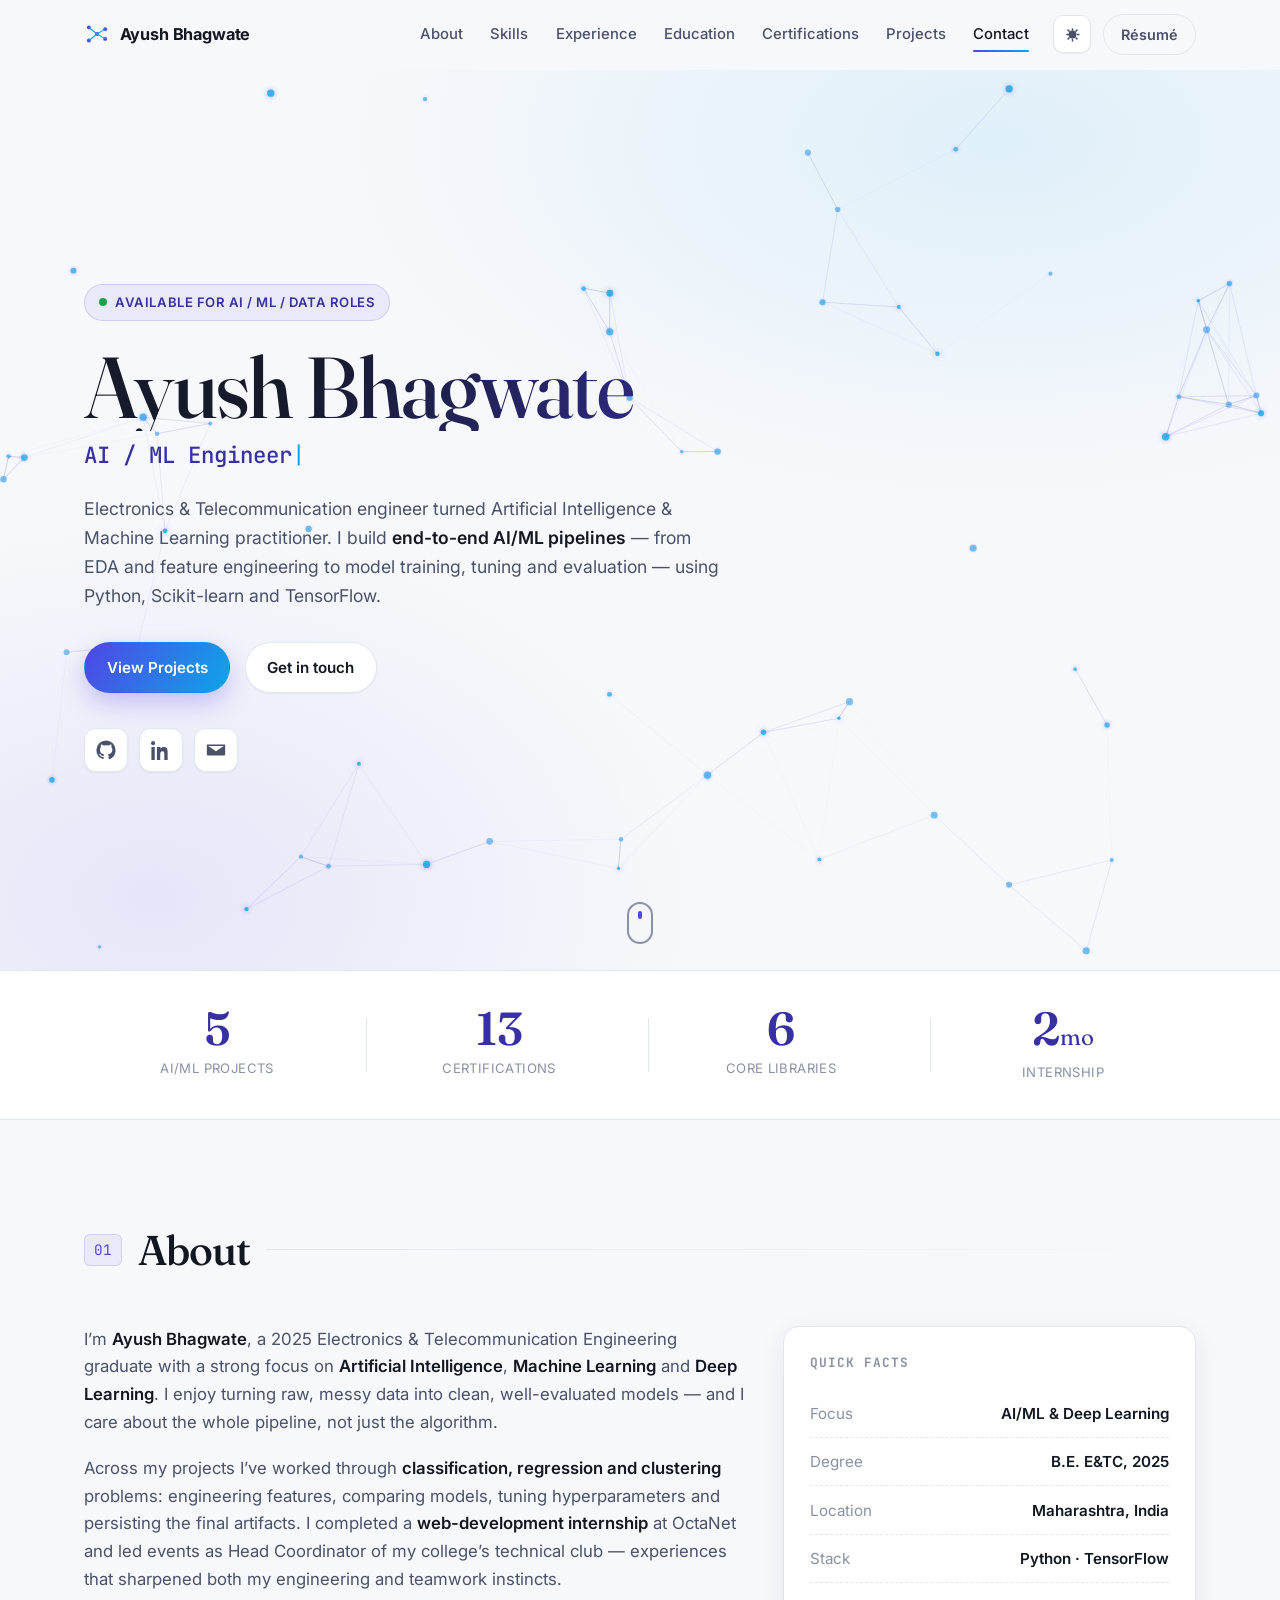
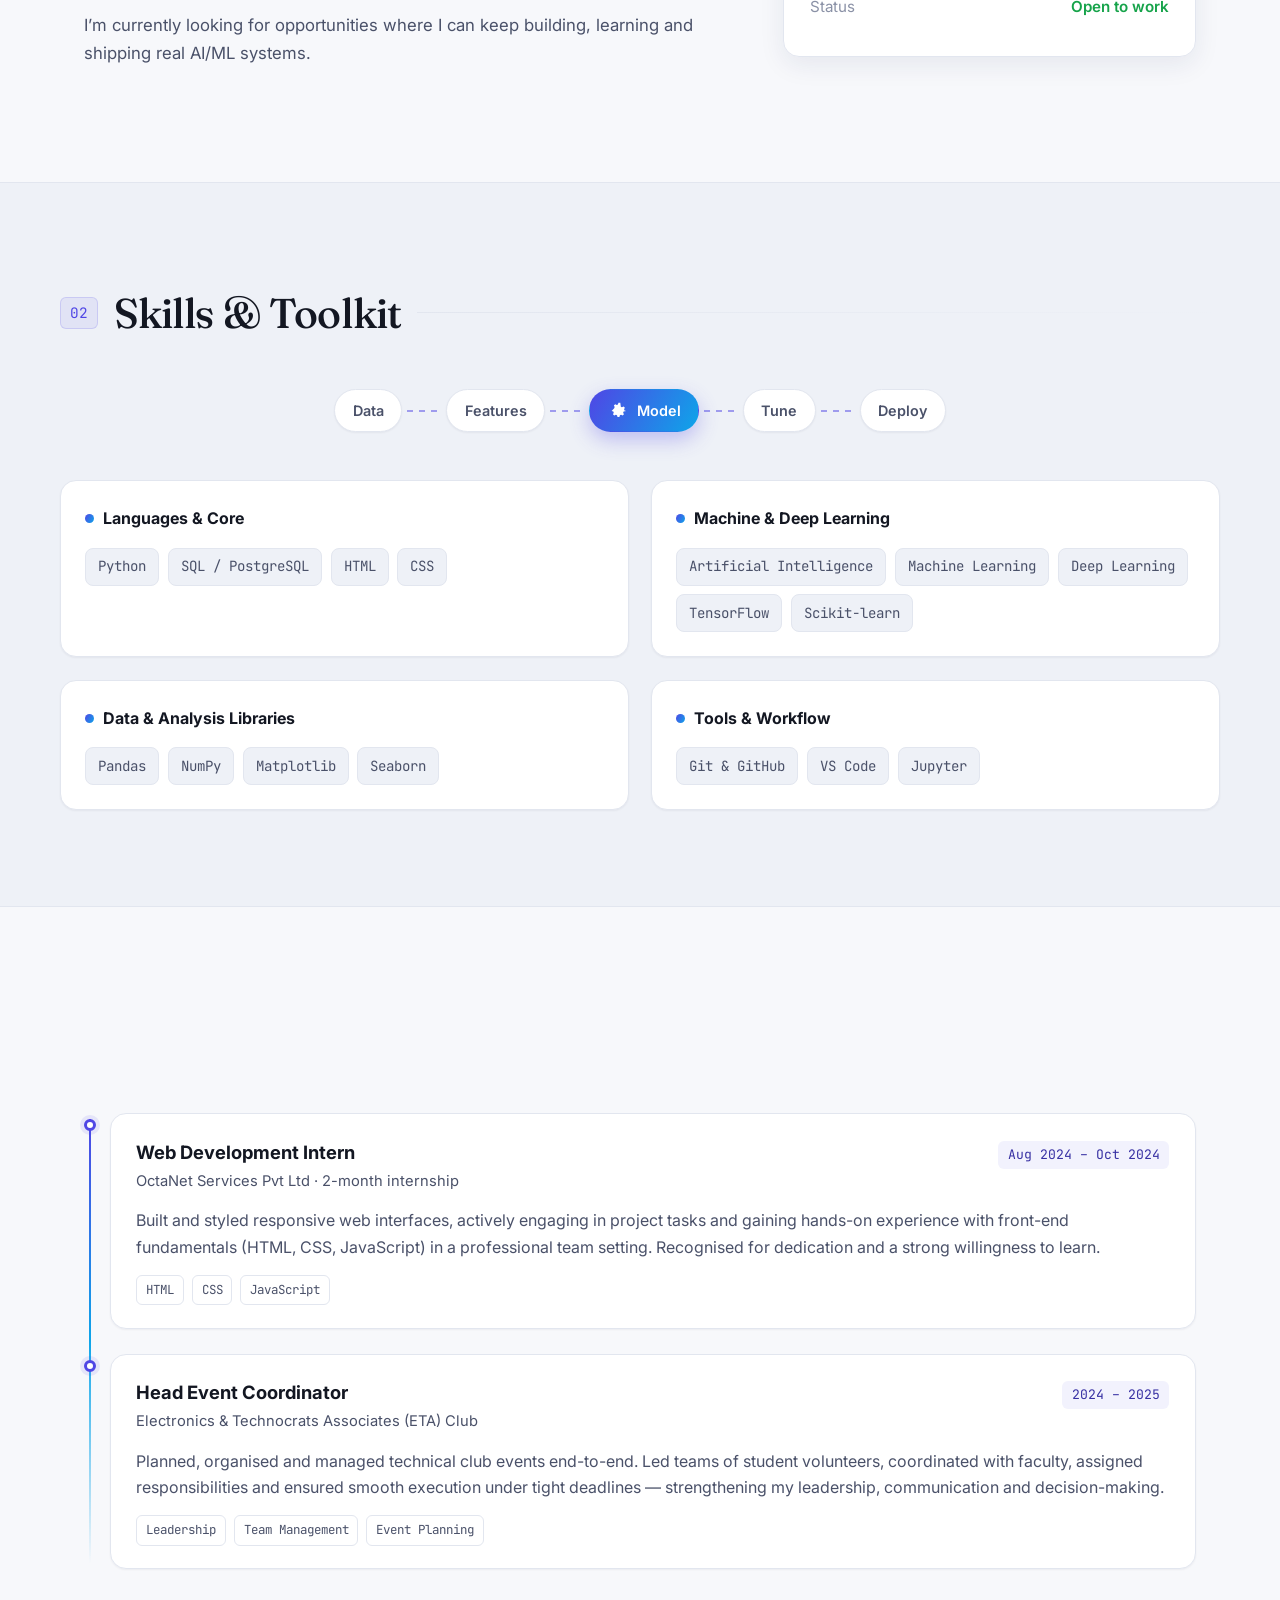
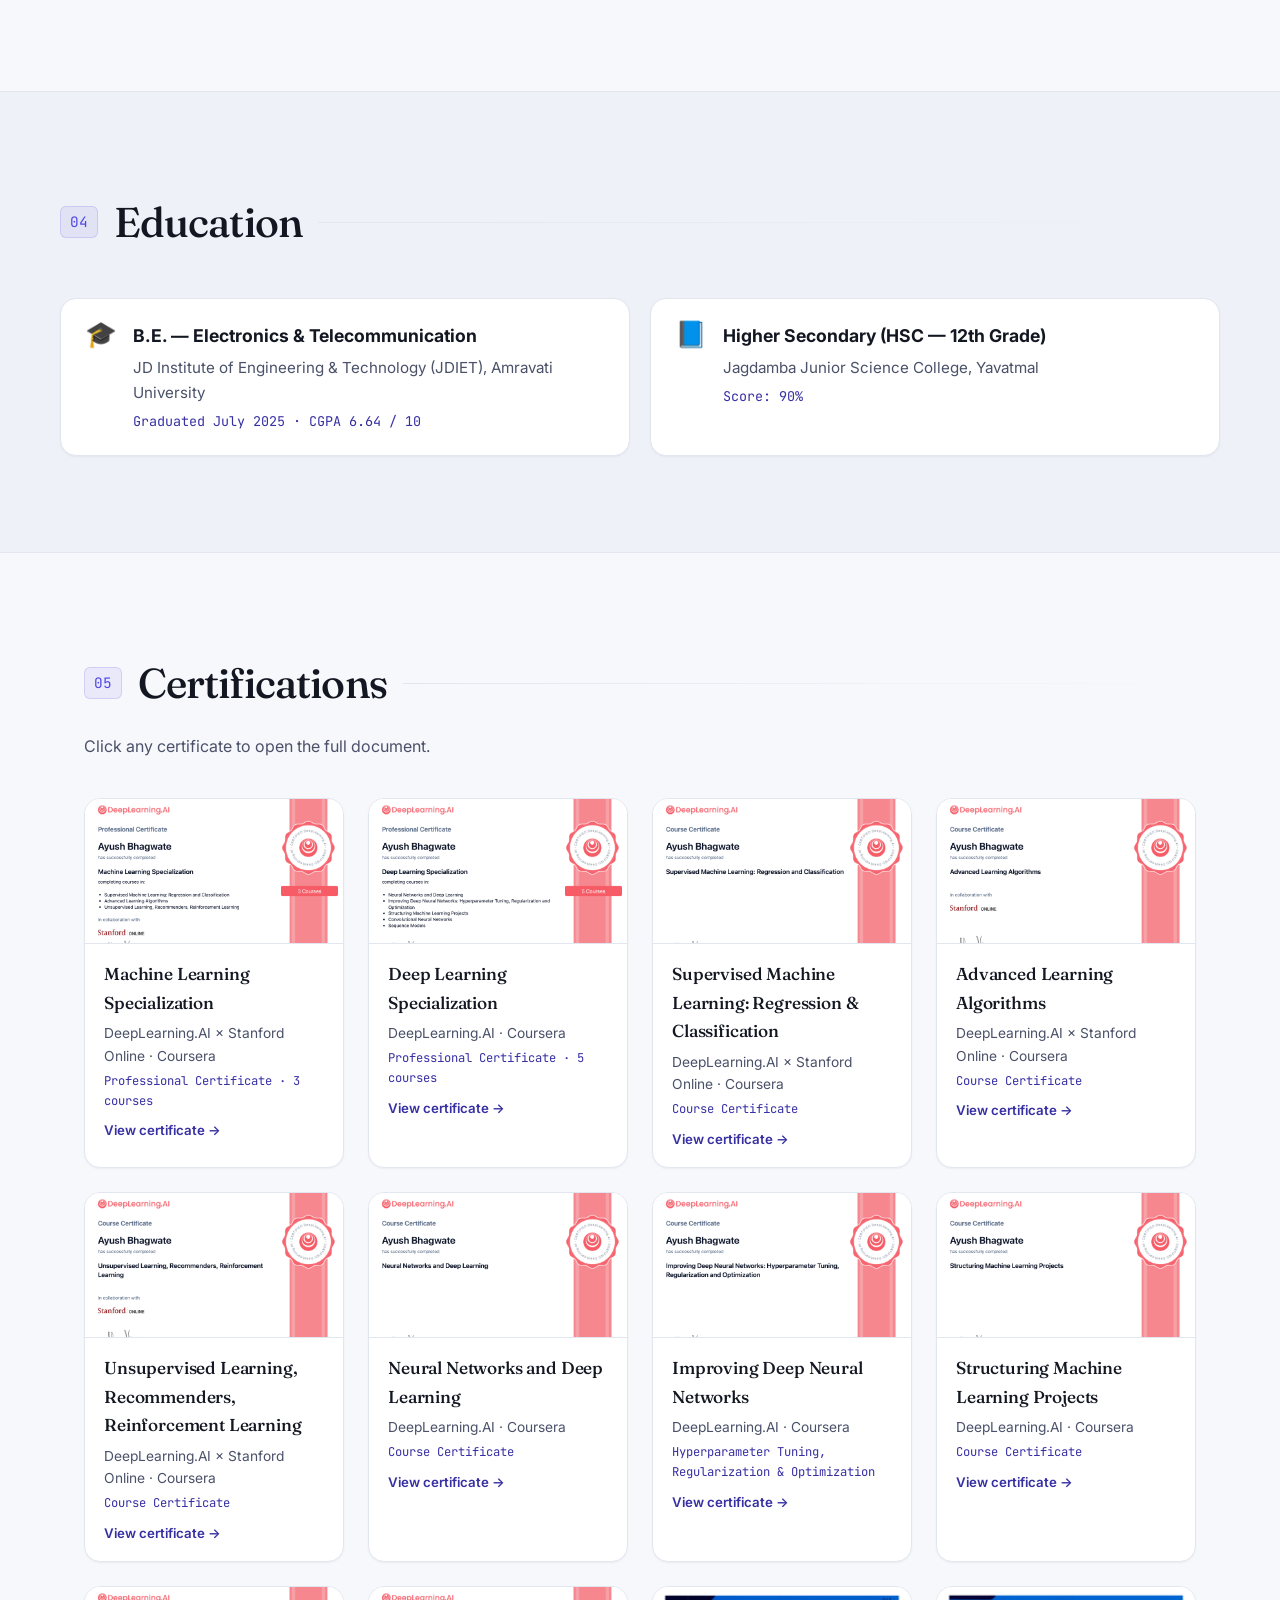
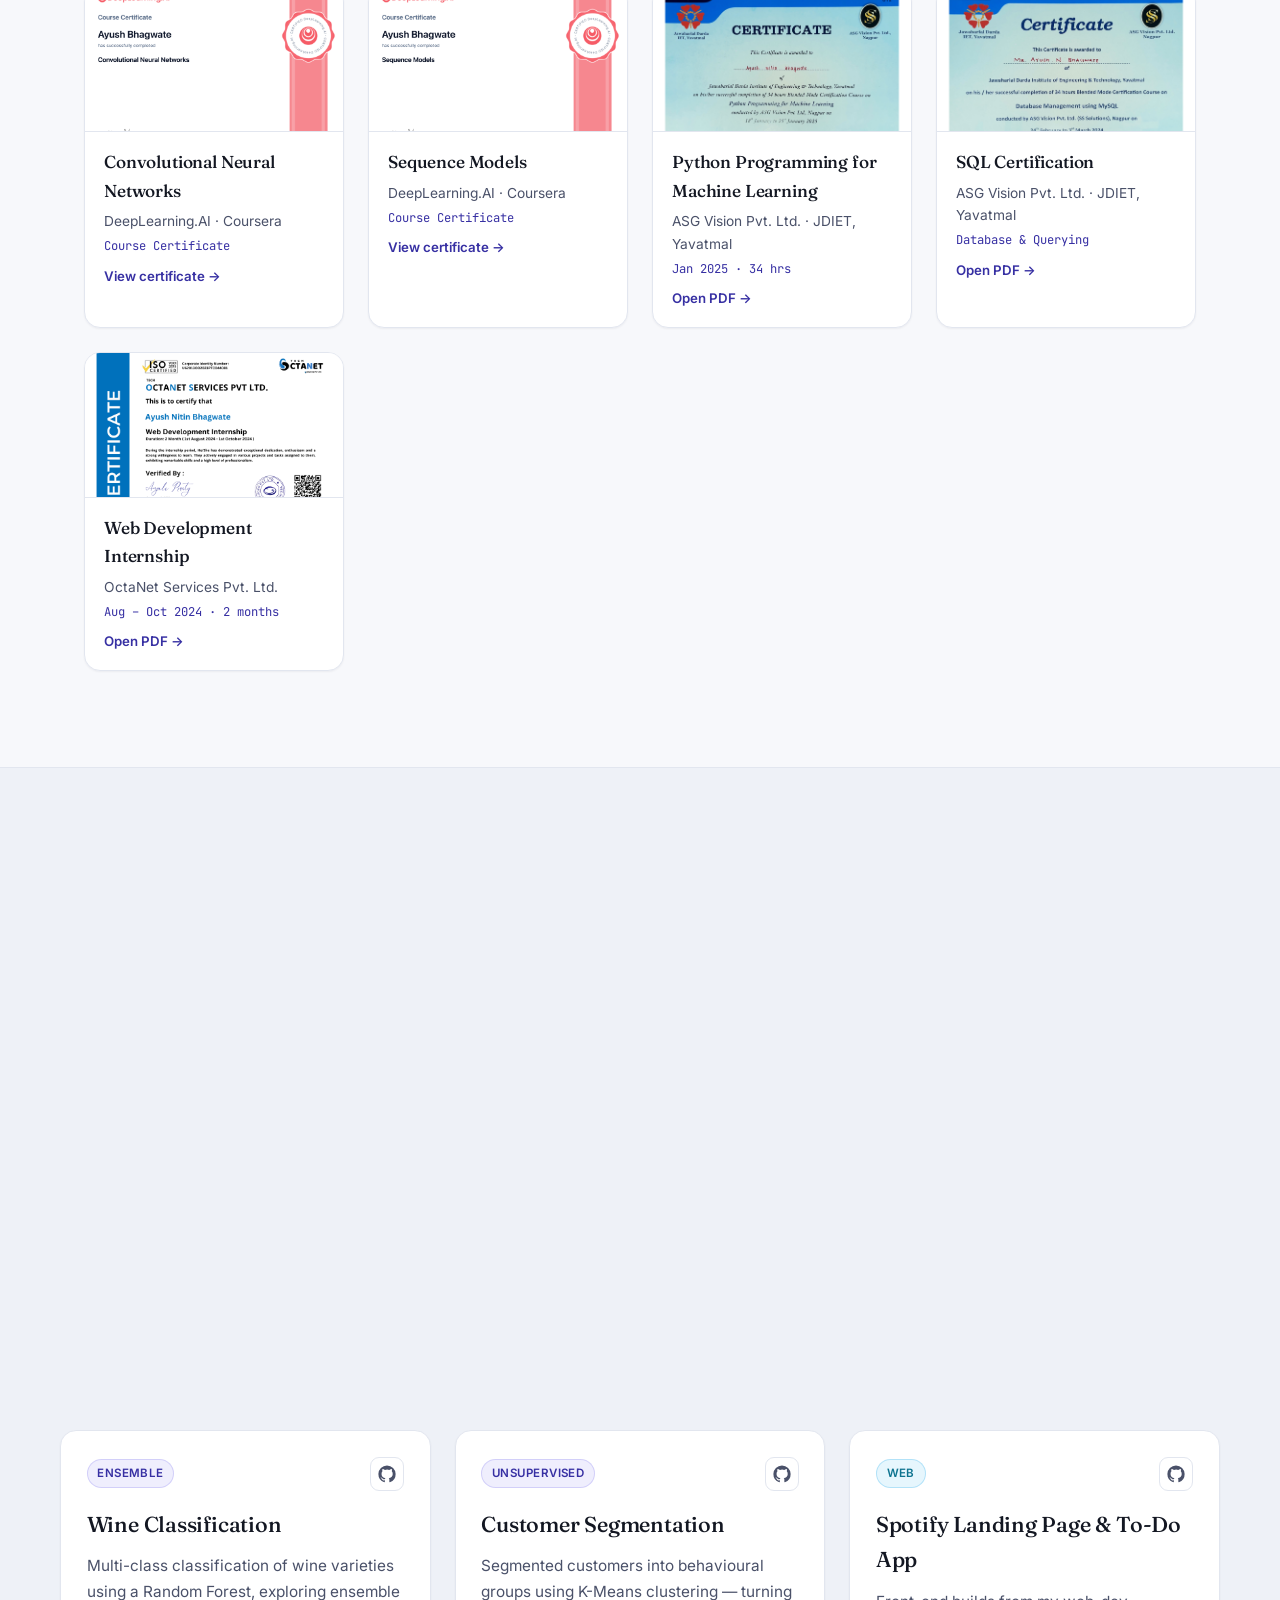
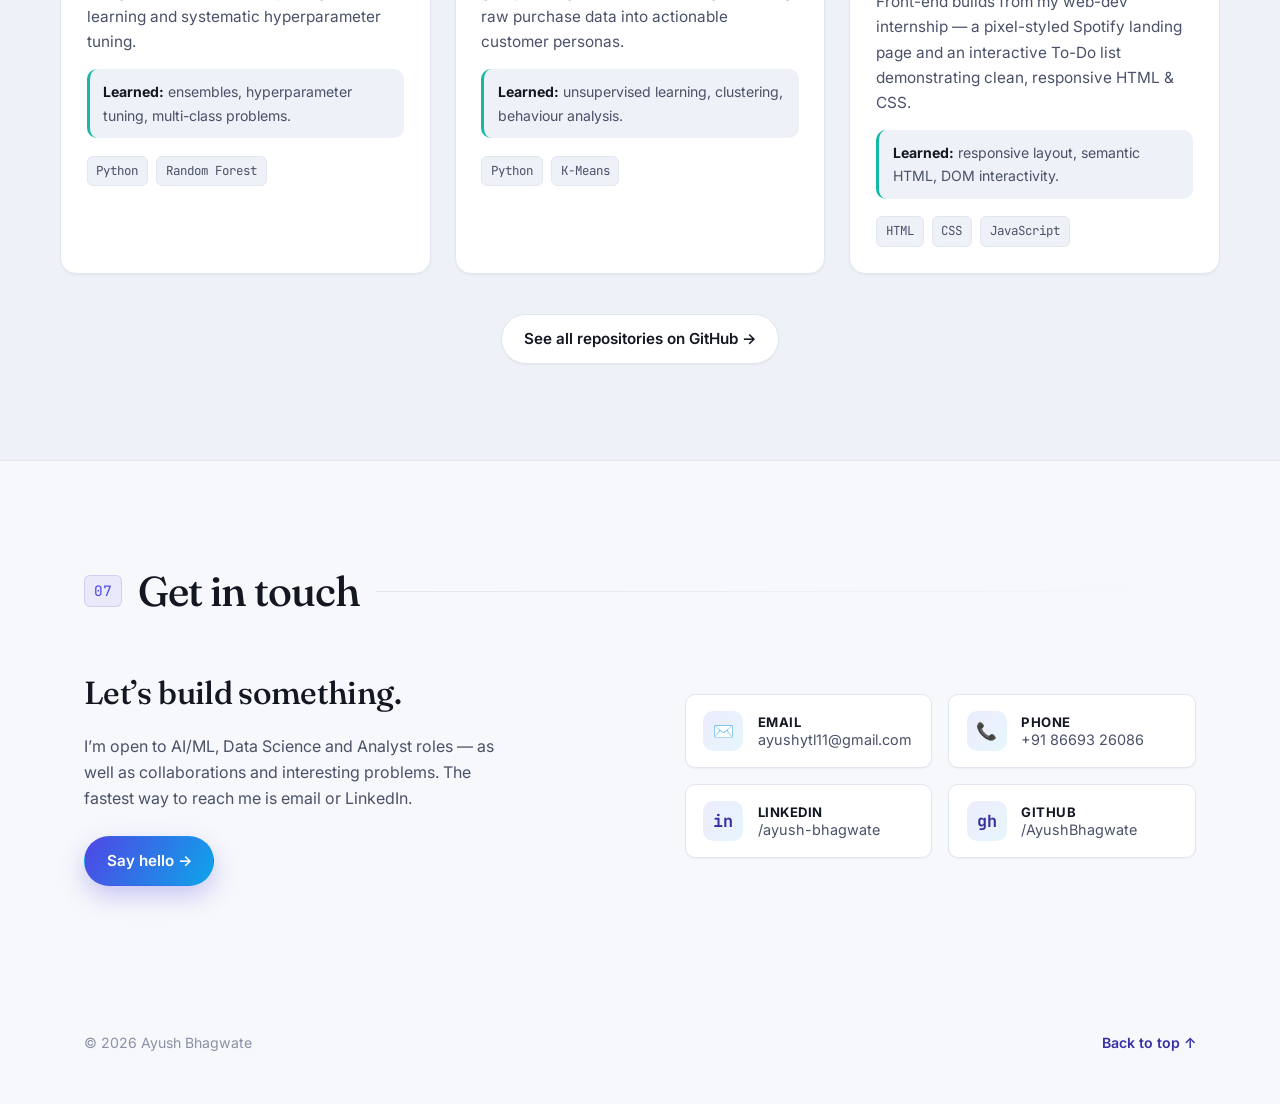
<file: index.html>
<!DOCTYPE html>
<html lang="en">
<head>
  <meta charset="UTF-8" />
  <meta name="viewport" content="width=device-width, initial-scale=1.0" />
  <title>Ayush Bhagwate · AI/ML Engineer</title>
  <meta name="description" content="Ayush Bhagwate — Artificial Intelligence &amp; Machine Learning engineer. Building end-to-end AI/ML pipelines with Python, Scikit-learn and TensorFlow." />
  <meta name="author" content="Ayush Bhagwate" />

  <!-- Open Graph -->
  <meta property="og:title" content="Ayush Bhagwate · AI/ML Engineer" />
  <meta property="og:description" content="Artificial Intelligence &amp; Machine Learning engineer building end-to-end AI/ML pipelines with Python, Scikit-learn and TensorFlow." />
  <meta property="og:type" content="website" />

  <link rel="preconnect" href="https://fonts.googleapis.com" />
  <link rel="preconnect" href="https://fonts.gstatic.com" crossorigin />
  <link href="https://fonts.googleapis.com/css2?family=Fraunces:opsz,wght@9..144,400;9..144,500;9..144,600&family=Inter:wght@400;500;600;700&family=JetBrains+Mono:wght@400;500&display=swap" rel="stylesheet" />

  <link rel="stylesheet" href="styles.css" />

  <!-- apply saved theme before paint to avoid flash -->
  <script>
    (function () {
      try {
        var saved = localStorage.getItem("theme");
        var theme = saved || (window.matchMedia("(prefers-color-scheme: dark)").matches ? "dark" : "light");
        document.documentElement.setAttribute("data-theme", theme);
      } catch (e) {}
    })();
  </script>
</head>
<body>

  <!-- ============ NAV ============ -->
  <header class="nav" id="nav">
    <div class="nav__inner">
      <a href="#hero" class="nav__brand">
        <span class="nav__logo" aria-hidden="true">
          <svg viewBox="0 0 32 32" width="26" height="26">
            <circle cx="6" cy="8" r="2.4"></circle>
            <circle cx="6" cy="24" r="2.4"></circle>
            <circle cx="16" cy="16" r="2.6"></circle>
            <circle cx="26" cy="10" r="2.4"></circle>
            <circle cx="26" cy="22" r="2.4"></circle>
            <path d="M6 8 L16 16 M6 24 L16 16 M16 16 L26 10 M16 16 L26 22" />
          </svg>
        </span>
        <span class="nav__name">Ayush&nbsp;Bhagwate</span>
      </a>

      <nav class="nav__links" aria-label="Primary">
        <a href="#about">About</a>
        <a href="#skills">Skills</a>
        <a href="#experience">Experience</a>
        <a href="#education">Education</a>
        <a href="#certifications">Certifications</a>
        <a href="#projects">Projects</a>
        <a href="#contact">Contact</a>
      </nav>

      <div class="nav__actions">
        <button class="theme-toggle" id="themeToggle" aria-label="Toggle dark mode" title="Toggle theme">
          <svg class="icon-sun" viewBox="0 0 24 24" aria-hidden="true"><path d="M12 17a5 5 0 1 1 0-10 5 5 0 0 1 0 10Zm0-13a1 1 0 0 1 1 1v1.5a1 1 0 1 1-2 0V5a1 1 0 0 1 1-1Zm0 13.5a1 1 0 0 1 1 1V20a1 1 0 1 1-2 0v-1.5a1 1 0 0 1 1-1ZM4 12a1 1 0 0 1 1-1h1.5a1 1 0 1 1 0 2H5a1 1 0 0 1-1-1Zm13.5 0a1 1 0 0 1 1-1H20a1 1 0 1 1 0 2h-1.5a1 1 0 0 1-1-1ZM5.6 5.6a1 1 0 0 1 1.4 0l1.1 1.1a1 1 0 1 1-1.4 1.4L5.6 7a1 1 0 0 1 0-1.4Zm10.3 10.3a1 1 0 0 1 1.4 0l1.1 1.1a1 1 0 0 1-1.4 1.4l-1.1-1.1a1 1 0 0 1 0-1.4Zm2.5-10.3a1 1 0 0 1 0 1.4l-1.1 1.1a1 1 0 1 1-1.4-1.4l1.1-1.1a1 1 0 0 1 1.4 0ZM8.1 15.9a1 1 0 0 1 0 1.4L7 18.4A1 1 0 0 1 5.6 17l1.1-1.1a1 1 0 0 1 1.4 0Z"/></svg>
          <svg class="icon-moon" viewBox="0 0 24 24" aria-hidden="true"><path d="M21 12.8A9 9 0 1 1 11.2 3a7 7 0 0 0 9.8 9.8Z"/></svg>
        </button>
        <a class="btn btn--ghost" href="resume/Ayush_Bhagwate_Resume.pdf" download>Résumé</a>
        <button class="nav__burger" id="burger" aria-label="Toggle menu" aria-expanded="false">
          <span></span><span></span><span></span>
        </button>
      </div>
    </div>
  </header>

  <!-- ============ HERO ============ -->
  <section class="hero" id="hero">
    <canvas class="hero__net" id="neuralCanvas" aria-hidden="true"></canvas>
    <div class="hero__code" id="codeLayer" aria-hidden="true"></div>

    <div class="hero__content">
      <p class="hero__eyebrow">
        <span class="pulse-dot" aria-hidden="true"></span>
        Available for AI / ML / Data roles
      </p>
      <h1 class="hero__title">
        Ayush Bhagwate
      </h1>
      <p class="hero__role">
        <span id="typed"></span><span class="caret" aria-hidden="true">|</span>
      </p>
      <p class="hero__lead">
        Electronics &amp; Telecommunication engineer turned Artificial&nbsp;Intelligence &amp; Machine&nbsp;Learning practitioner.
        I build <strong>end-to-end AI/ML pipelines</strong> — from EDA and feature engineering to
        model training, tuning and evaluation — using Python, Scikit-learn and TensorFlow.
      </p>

      <div class="hero__cta">
        <a class="btn btn--primary" href="#projects">View Projects</a>
        <a class="btn btn--outline" href="#contact">Get in touch</a>
      </div>

      <div class="hero__social">
        <a href="https://github.com/AyushBhagwate" target="_blank" rel="noopener" aria-label="GitHub">
          <svg viewBox="0 0 24 24" width="20" height="20"><path d="M12 .5A11.5 11.5 0 0 0 .5 12a11.5 11.5 0 0 0 7.86 10.94c.57.1.78-.25.78-.55v-2c-3.2.7-3.88-1.36-3.88-1.36-.53-1.34-1.3-1.7-1.3-1.7-1.06-.72.08-.71.08-.71 1.17.08 1.79 1.2 1.79 1.2 1.04 1.79 2.73 1.27 3.4.97.1-.76.4-1.27.74-1.56-2.55-.29-5.23-1.28-5.23-5.7 0-1.26.45-2.29 1.2-3.1-.12-.29-.52-1.46.11-3.05 0 0 .98-.31 3.2 1.18a11.1 11.1 0 0 1 5.83 0c2.22-1.5 3.2-1.18 3.2-1.18.63 1.59.23 2.76.11 3.05.75.81 1.2 1.84 1.2 3.1 0 4.43-2.69 5.4-5.25 5.69.41.36.78 1.05.78 2.12v3.14c0 .3.2.66.79.55A11.5 11.5 0 0 0 23.5 12 11.5 11.5 0 0 0 12 .5Z"/></svg>
        </a>
        <a href="https://www.linkedin.com/in/ayush-bhagwate-57b9252a4/" target="_blank" rel="noopener" aria-label="LinkedIn">
          <svg viewBox="0 0 24 24" width="20" height="20"><path d="M4.98 3.5A2.5 2.5 0 1 1 0 3.5a2.5 2.5 0 0 1 4.98 0ZM.5 8.5h4V24h-4V8.5Zm7 0h3.83v2.11h.05c.53-1 1.84-2.11 3.79-2.11 4.05 0 4.8 2.67 4.8 6.14V24h-4v-6.85c0-1.63-.03-3.73-2.27-3.73-2.27 0-2.62 1.78-2.62 3.61V24h-4V8.5Z"/></svg>
        </a>
        <a href="mailto:ayushytl11@gmail.com" aria-label="Email">
          <svg viewBox="0 0 24 24" width="20" height="20"><path d="M2 5.5h20a1 1 0 0 1 1 1v11a1 1 0 0 1-1 1H2a1 1 0 0 1-1-1v-11a1 1 0 0 1 1-1Zm.6 1.6 9.4 6.3 9.4-6.3H2.6Z"/></svg>
        </a>
      </div>
    </div>

    <a href="#about" class="hero__scroll" aria-label="Scroll down">
      <span></span>
    </a>
  </section>

  <!-- ============ STATS STRIP ============ -->
  <section class="stats" aria-label="Highlights">
    <div class="stats__inner">
      <div class="stat"><span class="stat__num" data-count="5">0</span><span class="stat__label">AI/ML Projects</span></div>
      <div class="stat"><span class="stat__num" data-count="13">0</span><span class="stat__label">Certifications</span></div>
      <div class="stat"><span class="stat__num" data-count="6">0</span><span class="stat__label">Core Libraries</span></div>
      <div class="stat"><span class="stat__num" data-count="2">0</span><span class="stat__suffix">mo</span><span class="stat__label">Internship</span></div>
    </div>
  </section>

  <!-- ============ ABOUT ============ -->
  <section class="section" id="about">
    <div class="section__head reveal">
      <span class="section__index">01</span>
      <h2 class="section__title">About</h2>
      <div class="section__rule"></div>
    </div>

    <div class="about reveal">
      <div class="about__text">
        <p>
          I&rsquo;m <strong>Ayush Bhagwate</strong>, a 2025 Electronics &amp; Telecommunication
          Engineering graduate with a strong focus on <strong>Artificial Intelligence</strong>, <strong>Machine Learning</strong> and
          <strong>Deep Learning</strong>. I enjoy turning raw, messy data into clean, well-evaluated
          models — and I care about the whole pipeline, not just the algorithm.
        </p>
        <p>
          Across my projects I&rsquo;ve worked through <strong>classification, regression and
          clustering</strong> problems: engineering features, comparing models, tuning
          hyperparameters and persisting the final artifacts. I completed a
          <strong>web-development internship</strong> at OctaNet and led events as Head Coordinator of
          my college&rsquo;s technical club — experiences that sharpened both my engineering and
          teamwork instincts.
        </p>
        <p>
          I&rsquo;m currently looking for opportunities where I can keep building, learning and
          shipping real AI/ML systems.
        </p>
      </div>

      <aside class="about__card">
        <h3>Quick facts</h3>
        <ul class="about__facts">
          <li><span>Focus</span><b>AI/ML &amp; Deep Learning</b></li>
          <li><span>Degree</span><b>B.E. E&amp;TC, 2025</b></li>
          <li><span>Location</span><b>Maharashtra, India</b></li>
          <li><span>Stack</span><b>Python · TensorFlow</b></li>
          <li><span>Status</span><b class="ok">Open to work</b></li>
        </ul>
      </aside>
    </div>
  </section>

  <!-- ============ SKILLS ============ -->
  <section class="section section--alt" id="skills">
    <div class="section__head reveal">
      <span class="section__index">02</span>
      <h2 class="section__title">Skills &amp; Toolkit</h2>
      <div class="section__rule"></div>
    </div>

    <!-- pipeline / schema strip -->
    <div class="pipeline reveal" aria-hidden="true">
      <div class="pipeline__node"><span>Data</span></div>
      <div class="pipeline__edge"></div>
      <div class="pipeline__node"><span>Features</span></div>
      <div class="pipeline__edge"></div>
      <div class="pipeline__node pipeline__node--core">
        <svg class="gear" viewBox="0 0 24 24" width="22" height="22"><path d="M12 8a4 4 0 1 0 0 8 4 4 0 0 0 0-8Zm9 4-1.9-.6a7 7 0 0 0-.5-1.2l.9-1.8-1.4-1.4-1.8.9a7 7 0 0 0-1.2-.5L14.5 3h-2l-.6 1.9a7 7 0 0 0-1.2.5l-1.8-.9-1.4 1.4.9 1.8a7 7 0 0 0-.5 1.2L5 12l1.9.6c.1.4.3.8.5 1.2l-.9 1.8 1.4 1.4 1.8-.9c.4.2.8.4 1.2.5l.6 1.9h2l.6-1.9c.4-.1.8-.3 1.2-.5l1.8.9 1.4-1.4-.9-1.8c.2-.4.4-.8.5-1.2L21 12Z"/></svg>
        <span>Model</span>
      </div>
      <div class="pipeline__edge"></div>
      <div class="pipeline__node"><span>Tune</span></div>
      <div class="pipeline__edge"></div>
      <div class="pipeline__node"><span>Deploy</span></div>
    </div>

    <div class="skills reveal">
      <div class="skills__group">
        <h3><span class="dot"></span>Languages &amp; Core</h3>
        <ul class="chips">
          <li>Python</li><li>SQL / PostgreSQL</li><li>HTML</li><li>CSS</li>
        </ul>
      </div>
      <div class="skills__group">
        <h3><span class="dot"></span>Machine &amp; Deep Learning</h3>
        <ul class="chips">
          <li>Artificial Intelligence</li><li>Machine Learning</li><li>Deep Learning</li><li>TensorFlow</li><li>Scikit-learn</li>
        </ul>
      </div>
      <div class="skills__group">
        <h3><span class="dot"></span>Data &amp; Analysis Libraries</h3>
        <ul class="chips">
          <li>Pandas</li><li>NumPy</li><li>Matplotlib</li><li>Seaborn</li>
        </ul>
      </div>
      <div class="skills__group">
        <h3><span class="dot"></span>Tools &amp; Workflow</h3>
        <ul class="chips">
          <li>Git &amp; GitHub</li><li>VS Code</li><li>Jupyter</li>
        </ul>
      </div>
    </div>
  </section>

  <!-- ============ EXPERIENCE ============ -->
  <section class="section" id="experience">
    <div class="section__head reveal">
      <span class="section__index">03</span>
      <h2 class="section__title">Experience</h2>
      <div class="section__rule"></div>
    </div>

    <div class="timeline">
      <article class="tl reveal">
        <div class="tl__dot"></div>
        <div class="tl__body">
          <div class="tl__top">
            <h3>Web Development Intern</h3>
            <span class="tl__date">Aug 2024 – Oct 2024</span>
          </div>
          <p class="tl__org">OctaNet Services Pvt&nbsp;Ltd · 2-month internship</p>
          <p>
            Built and styled responsive web interfaces, actively engaging in project tasks and
            gaining hands-on experience with front-end fundamentals (HTML, CSS, JavaScript) in a
            professional team setting. Recognised for dedication and a strong willingness to learn.
          </p>
          <ul class="tl__tags"><li>HTML</li><li>CSS</li><li>JavaScript</li></ul>
        </div>
      </article>

      <article class="tl reveal">
        <div class="tl__dot"></div>
        <div class="tl__body">
          <div class="tl__top">
            <h3>Head Event Coordinator</h3>
            <span class="tl__date">2024 – 2025</span>
          </div>
          <p class="tl__org">Electronics &amp; Technocrats Associates (ETA) Club</p>
          <p>
            Planned, organised and managed technical club events end-to-end. Led teams of student
            volunteers, coordinated with faculty, assigned responsibilities and ensured smooth
            execution under tight deadlines — strengthening my leadership, communication and
            decision-making.
          </p>
          <ul class="tl__tags"><li>Leadership</li><li>Team Management</li><li>Event Planning</li></ul>
        </div>
      </article>
    </div>
  </section>

  <!-- ============ EDUCATION + CERTS ============ -->
  <section class="section section--alt" id="education">
    <div class="section__head reveal">
      <span class="section__index">04</span>
      <h2 class="section__title">Education</h2>
      <div class="section__rule"></div>
    </div>

    <div class="edu reveal">
      <article class="edu__card">
        <div class="edu__icon" aria-hidden="true">🎓</div>
        <div>
          <h3>B.E. — Electronics &amp; Telecommunication</h3>
          <p class="edu__org">JD Institute of Engineering &amp; Technology (JDIET), Amravati University</p>
          <p class="edu__meta">Graduated July 2025 · CGPA 6.64 / 10</p>
        </div>
      </article>
      <article class="edu__card">
        <div class="edu__icon" aria-hidden="true">📘</div>
        <div>
          <h3>Higher Secondary (HSC — 12th Grade)</h3>
          <p class="edu__org">Jagdamba Junior Science College, Yavatmal</p>
          <p class="edu__meta">Score: 90%</p>
        </div>
      </article>
    </div>
  </section>

  <!-- ============ CERTIFICATIONS ============ -->
  <section class="section" id="certifications">
    <div class="section__head reveal">
      <span class="section__index">05</span>
      <h2 class="section__title">Certifications</h2>
      <div class="section__rule"></div>
    </div>
    <p class="section__sub reveal">Click any certificate to open the full document.</p>

    <div class="cert-gallery">
      <article class="cert-card reveal">
        <a class="cert-card__media" href="assets/certs/coursera/ml-specialization.png" target="_blank" rel="noopener">
          <img src="assets/certs/coursera/ml-specialization.png" alt="Machine Learning Specialization certificate" loading="lazy" />
          <span class="cert-card__view">View certificate ↗</span>
        </a>
        <div class="cert-card__body">
          <h3>Machine Learning Specialization</h3>
          <p class="cert-card__org">DeepLearning.AI × Stanford Online · Coursera</p>
          <p class="cert-card__meta">Professional Certificate · 3 courses</p>
          <a class="cert-card__link" href="assets/certs/coursera/ml-specialization.png" target="_blank" rel="noopener">View certificate →</a>
        </div>
      </article>

      <article class="cert-card reveal">
        <a class="cert-card__media" href="assets/certs/coursera/dl-specialization.png" target="_blank" rel="noopener">
          <img src="assets/certs/coursera/dl-specialization.png" alt="Deep Learning Specialization certificate" loading="lazy" />
          <span class="cert-card__view">View certificate ↗</span>
        </a>
        <div class="cert-card__body">
          <h3>Deep Learning Specialization</h3>
          <p class="cert-card__org">DeepLearning.AI · Coursera</p>
          <p class="cert-card__meta">Professional Certificate · 5 courses</p>
          <a class="cert-card__link" href="assets/certs/coursera/dl-specialization.png" target="_blank" rel="noopener">View certificate →</a>
        </div>
      </article>

      <article class="cert-card reveal">
        <a class="cert-card__media" href="assets/certs/coursera/ml-supervised.png" target="_blank" rel="noopener">
          <img src="assets/certs/coursera/ml-supervised.png" alt="Supervised Machine Learning: Regression and Classification certificate" loading="lazy" />
          <span class="cert-card__view">View certificate ↗</span>
        </a>
        <div class="cert-card__body">
          <h3>Supervised Machine Learning: Regression &amp; Classification</h3>
          <p class="cert-card__org">DeepLearning.AI × Stanford Online · Coursera</p>
          <p class="cert-card__meta">Course Certificate</p>
          <a class="cert-card__link" href="assets/certs/coursera/ml-supervised.png" target="_blank" rel="noopener">View certificate →</a>
        </div>
      </article>

      <article class="cert-card reveal">
        <a class="cert-card__media" href="assets/certs/coursera/ml-advanced.png" target="_blank" rel="noopener">
          <img src="assets/certs/coursera/ml-advanced.png" alt="Advanced Learning Algorithms certificate" loading="lazy" />
          <span class="cert-card__view">View certificate ↗</span>
        </a>
        <div class="cert-card__body">
          <h3>Advanced Learning Algorithms</h3>
          <p class="cert-card__org">DeepLearning.AI × Stanford Online · Coursera</p>
          <p class="cert-card__meta">Course Certificate</p>
          <a class="cert-card__link" href="assets/certs/coursera/ml-advanced.png" target="_blank" rel="noopener">View certificate →</a>
        </div>
      </article>

      <article class="cert-card reveal">
        <a class="cert-card__media" href="assets/certs/coursera/ml-unsupervised.png" target="_blank" rel="noopener">
          <img src="assets/certs/coursera/ml-unsupervised.png" alt="Unsupervised Learning, Recommenders, Reinforcement Learning certificate" loading="lazy" />
          <span class="cert-card__view">View certificate ↗</span>
        </a>
        <div class="cert-card__body">
          <h3>Unsupervised Learning, Recommenders, Reinforcement Learning</h3>
          <p class="cert-card__org">DeepLearning.AI × Stanford Online · Coursera</p>
          <p class="cert-card__meta">Course Certificate</p>
          <a class="cert-card__link" href="assets/certs/coursera/ml-unsupervised.png" target="_blank" rel="noopener">View certificate →</a>
        </div>
      </article>

      <article class="cert-card reveal">
        <a class="cert-card__media" href="assets/certs/coursera/dl-nn.png" target="_blank" rel="noopener">
          <img src="assets/certs/coursera/dl-nn.png" alt="Neural Networks and Deep Learning certificate" loading="lazy" />
          <span class="cert-card__view">View certificate ↗</span>
        </a>
        <div class="cert-card__body">
          <h3>Neural Networks and Deep Learning</h3>
          <p class="cert-card__org">DeepLearning.AI · Coursera</p>
          <p class="cert-card__meta">Course Certificate</p>
          <a class="cert-card__link" href="assets/certs/coursera/dl-nn.png" target="_blank" rel="noopener">View certificate →</a>
        </div>
      </article>

      <article class="cert-card reveal">
        <a class="cert-card__media" href="assets/certs/coursera/dl-improving.png" target="_blank" rel="noopener">
          <img src="assets/certs/coursera/dl-improving.png" alt="Improving Deep Neural Networks certificate" loading="lazy" />
          <span class="cert-card__view">View certificate ↗</span>
        </a>
        <div class="cert-card__body">
          <h3>Improving Deep Neural Networks</h3>
          <p class="cert-card__org">DeepLearning.AI · Coursera</p>
          <p class="cert-card__meta">Hyperparameter Tuning, Regularization &amp; Optimization</p>
          <a class="cert-card__link" href="assets/certs/coursera/dl-improving.png" target="_blank" rel="noopener">View certificate →</a>
        </div>
      </article>

      <article class="cert-card reveal">
        <a class="cert-card__media" href="assets/certs/coursera/dl-structuring.png" target="_blank" rel="noopener">
          <img src="assets/certs/coursera/dl-structuring.png" alt="Structuring Machine Learning Projects certificate" loading="lazy" />
          <span class="cert-card__view">View certificate ↗</span>
        </a>
        <div class="cert-card__body">
          <h3>Structuring Machine Learning Projects</h3>
          <p class="cert-card__org">DeepLearning.AI · Coursera</p>
          <p class="cert-card__meta">Course Certificate</p>
          <a class="cert-card__link" href="assets/certs/coursera/dl-structuring.png" target="_blank" rel="noopener">View certificate →</a>
        </div>
      </article>

      <article class="cert-card reveal">
        <a class="cert-card__media" href="assets/certs/coursera/dl-cnn.png" target="_blank" rel="noopener">
          <img src="assets/certs/coursera/dl-cnn.png" alt="Convolutional Neural Networks certificate" loading="lazy" />
          <span class="cert-card__view">View certificate ↗</span>
        </a>
        <div class="cert-card__body">
          <h3>Convolutional Neural Networks</h3>
          <p class="cert-card__org">DeepLearning.AI · Coursera</p>
          <p class="cert-card__meta">Course Certificate</p>
          <a class="cert-card__link" href="assets/certs/coursera/dl-cnn.png" target="_blank" rel="noopener">View certificate →</a>
        </div>
      </article>

      <article class="cert-card reveal">
        <a class="cert-card__media" href="assets/certs/coursera/dl-sequence.png" target="_blank" rel="noopener">
          <img src="assets/certs/coursera/dl-sequence.png" alt="Sequence Models certificate" loading="lazy" />
          <span class="cert-card__view">View certificate ↗</span>
        </a>
        <div class="cert-card__body">
          <h3>Sequence Models</h3>
          <p class="cert-card__org">DeepLearning.AI · Coursera</p>
          <p class="cert-card__meta">Course Certificate</p>
          <a class="cert-card__link" href="assets/certs/coursera/dl-sequence.png" target="_blank" rel="noopener">View certificate →</a>
        </div>
      </article>

      <article class="cert-card reveal">
        <a class="cert-card__media" href="assets/certs/python-certificate.pdf" target="_blank" rel="noopener">
          <img src="assets/certs/python-thumb.png" alt="Python Programming for Machine Learning certificate" loading="lazy" />
          <span class="cert-card__view">View certificate ↗</span>
        </a>
        <div class="cert-card__body">
          <h3>Python Programming for Machine Learning</h3>
          <p class="cert-card__org">ASG Vision Pvt. Ltd. · JDIET, Yavatmal</p>
          <p class="cert-card__meta">Jan 2025 · 34 hrs</p>
          <a class="cert-card__link" href="assets/certs/python-certificate.pdf" target="_blank" rel="noopener">Open PDF →</a>
        </div>
      </article>

      <article class="cert-card reveal">
        <a class="cert-card__media" href="assets/certs/sql-certificate.pdf" target="_blank" rel="noopener">
          <img src="assets/certs/sql-thumb.png" alt="SQL certificate" loading="lazy" />
          <span class="cert-card__view">View certificate ↗</span>
        </a>
        <div class="cert-card__body">
          <h3>SQL Certification</h3>
          <p class="cert-card__org">ASG Vision Pvt. Ltd. · JDIET, Yavatmal</p>
          <p class="cert-card__meta">Database &amp; Querying</p>
          <a class="cert-card__link" href="assets/certs/sql-certificate.pdf" target="_blank" rel="noopener">Open PDF →</a>
        </div>
      </article>

      <article class="cert-card reveal">
        <a class="cert-card__media" href="assets/certs/octanet-internship.pdf" target="_blank" rel="noopener">
          <img src="assets/certs/octanet-thumb.png" alt="OctaNet Web Development Internship certificate" loading="lazy" />
          <span class="cert-card__view">View certificate ↗</span>
        </a>
        <div class="cert-card__body">
          <h3>Web Development Internship</h3>
          <p class="cert-card__org">OctaNet Services Pvt. Ltd.</p>
          <p class="cert-card__meta">Aug – Oct 2024 · 2 months</p>
          <a class="cert-card__link" href="assets/certs/octanet-internship.pdf" target="_blank" rel="noopener">Open PDF →</a>
        </div>
      </article>
    </div>
  </section>

  <!-- ============ PROJECTS ============ -->
  <section class="section section--alt" id="projects">
    <div class="section__head reveal">
      <span class="section__index">06</span>
      <h2 class="section__title">Projects</h2>
      <div class="section__rule"></div>
    </div>
    <p class="section__sub reveal">
      A selection of end-to-end machine-learning projects — code and notebooks available on GitHub.
    </p>

    <div class="projects">
      <!-- 1 -->
      <article class="card reveal">
        <div class="card__top">
          <span class="card__badge">Classification</span>
          <a class="card__git" href="https://github.com/AyushBhagwate/Titanic-Survival-ML" target="_blank" rel="noopener" aria-label="View on GitHub">
            <svg viewBox="0 0 24 24" width="18" height="18"><path d="M12 .5A11.5 11.5 0 0 0 .5 12a11.5 11.5 0 0 0 7.86 10.94c.57.1.78-.25.78-.55v-2c-3.2.7-3.88-1.36-3.88-1.36-.53-1.34-1.3-1.7-1.3-1.7-1.06-.72.08-.71.08-.71 1.17.08 1.79 1.2 1.79 1.2 1.04 1.79 2.73 1.27 3.4.97.1-.76.4-1.27.74-1.56-2.55-.29-5.23-1.28-5.23-5.7 0-1.26.45-2.29 1.2-3.1-.12-.29-.52-1.46.11-3.05 0 0 .98-.31 3.2 1.18a11.1 11.1 0 0 1 5.83 0c2.22-1.5 3.2-1.18 3.2-1.18.63 1.59.23 2.76.11 3.05.75.81 1.2 1.84 1.2 3.1 0 4.43-2.69 5.4-5.25 5.69.41.36.78 1.05.78 2.12v3.14c0 .3.2.66.79.55A11.5 11.5 0 0 0 23.5 12 11.5 11.5 0 0 0 12 .5Z"/></svg>
          </a>
        </div>
        <h3 class="card__title">Titanic Survival Prediction</h3>
        <p class="card__desc">
          An end-to-end classification pipeline predicting passenger survival with Logistic
          Regression — covering EDA, data cleaning, preprocessing and model evaluation.
        </p>
        <p class="card__learn"><b>Learned:</b> full AI/ML workflow, EDA &amp; preprocessing, evaluation metrics.</p>
        <ul class="card__tech"><li>Python</li><li>Scikit-learn</li><li>Pandas</li></ul>
      </article>

      <!-- 2 -->
      <article class="card reveal">
        <div class="card__top">
          <span class="card__badge">Regression</span>
          <a class="card__git" href="https://github.com/AyushBhagwate/Student-Performance-ml" target="_blank" rel="noopener" aria-label="View on GitHub">
            <svg viewBox="0 0 24 24" width="18" height="18"><path d="M12 .5A11.5 11.5 0 0 0 .5 12a11.5 11.5 0 0 0 7.86 10.94c.57.1.78-.25.78-.55v-2c-3.2.7-3.88-1.36-3.88-1.36-.53-1.34-1.3-1.7-1.3-1.7-1.06-.72.08-.71.08-.71 1.17.08 1.79 1.2 1.79 1.2 1.04 1.79 2.73 1.27 3.4.97.1-.76.4-1.27.74-1.56-2.55-.29-5.23-1.28-5.23-5.7 0-1.26.45-2.29 1.2-3.1-.12-.29-.52-1.46.11-3.05 0 0 .98-.31 3.2 1.18a11.1 11.1 0 0 1 5.83 0c2.22-1.5 3.2-1.18 3.2-1.18.63 1.59.23 2.76.11 3.05.75.81 1.2 1.84 1.2 3.1 0 4.43-2.69 5.4-5.25 5.69.41.36.78 1.05.78 2.12v3.14c0 .3.2.66.79.55A11.5 11.5 0 0 0 23.5 12 11.5 11.5 0 0 0 12 .5Z"/></svg>
          </a>
        </div>
        <h3 class="card__title">Student Performance Prediction</h3>
        <p class="card__desc">
          A regression model that predicts student scores, with careful feature engineering and
          saved model artifacts for reuse.
        </p>
        <p class="card__learn"><b>Learned:</b> regression, feature engineering, model persistence.</p>
        <ul class="card__tech"><li>Python</li><li>Scikit-learn</li></ul>
      </article>

      <!-- 3 -->
      <article class="card reveal">
        <div class="card__top">
          <span class="card__badge">Classification</span>
          <a class="card__git" href="https://github.com/AyushBhagwate/Breast-Cancer-Prediction-ML" target="_blank" rel="noopener" aria-label="View on GitHub">
            <svg viewBox="0 0 24 24" width="18" height="18"><path d="M12 .5A11.5 11.5 0 0 0 .5 12a11.5 11.5 0 0 0 7.86 10.94c.57.1.78-.25.78-.55v-2c-3.2.7-3.88-1.36-3.88-1.36-.53-1.34-1.3-1.7-1.3-1.7-1.06-.72.08-.71.08-.71 1.17.08 1.79 1.2 1.79 1.2 1.04 1.79 2.73 1.27 3.4.97.1-.76.4-1.27.74-1.56-2.55-.29-5.23-1.28-5.23-5.7 0-1.26.45-2.29 1.2-3.1-.12-.29-.52-1.46.11-3.05 0 0 .98-.31 3.2 1.18a11.1 11.1 0 0 1 5.83 0c2.22-1.5 3.2-1.18 3.2-1.18.63 1.59.23 2.76.11 3.05.75.81 1.2 1.84 1.2 3.1 0 4.43-2.69 5.4-5.25 5.69.41.36.78 1.05.78 2.12v3.14c0 .3.2.66.79.55A11.5 11.5 0 0 0 23.5 12 11.5 11.5 0 0 0 12 .5Z"/></svg>
          </a>
        </div>
        <h3 class="card__title">Breast Cancer Prediction</h3>
        <p class="card__desc">
          Binary classification of tumours using a Decision Tree, with feature selection and rigorous
          model evaluation on medical diagnostic data.
        </p>
        <p class="card__learn"><b>Learned:</b> decision trees, feature selection, evaluation.</p>
        <ul class="card__tech"><li>Python</li><li>Decision Tree</li></ul>
      </article>

      <!-- 4 -->
      <article class="card reveal">
        <div class="card__top">
          <span class="card__badge">Ensemble</span>
          <a class="card__git" href="https://github.com/AyushBhagwate/Wine-Classification-ML" target="_blank" rel="noopener" aria-label="View on GitHub">
            <svg viewBox="0 0 24 24" width="18" height="18"><path d="M12 .5A11.5 11.5 0 0 0 .5 12a11.5 11.5 0 0 0 7.86 10.94c.57.1.78-.25.78-.55v-2c-3.2.7-3.88-1.36-3.88-1.36-.53-1.34-1.3-1.7-1.3-1.7-1.06-.72.08-.71.08-.71 1.17.08 1.79 1.2 1.79 1.2 1.04 1.79 2.73 1.27 3.4.97.1-.76.4-1.27.74-1.56-2.55-.29-5.23-1.28-5.23-5.7 0-1.26.45-2.29 1.2-3.1-.12-.29-.52-1.46.11-3.05 0 0 .98-.31 3.2 1.18a11.1 11.1 0 0 1 5.83 0c2.22-1.5 3.2-1.18 3.2-1.18.63 1.59.23 2.76.11 3.05.75.81 1.2 1.84 1.2 3.1 0 4.43-2.69 5.4-5.25 5.69.41.36.78 1.05.78 2.12v3.14c0 .3.2.66.79.55A11.5 11.5 0 0 0 23.5 12 11.5 11.5 0 0 0 12 .5Z"/></svg>
          </a>
        </div>
        <h3 class="card__title">Wine Classification</h3>
        <p class="card__desc">
          Multi-class classification of wine varieties using a Random Forest, exploring ensemble
          learning and systematic hyperparameter tuning.
        </p>
        <p class="card__learn"><b>Learned:</b> ensembles, hyperparameter tuning, multi-class problems.</p>
        <ul class="card__tech"><li>Python</li><li>Random Forest</li></ul>
      </article>

      <!-- 5 -->
      <article class="card reveal">
        <div class="card__top">
          <span class="card__badge">Unsupervised</span>
          <a class="card__git" href="https://github.com/AyushBhagwate/Customer_Segmentation_kmeans_ML" target="_blank" rel="noopener" aria-label="View on GitHub">
            <svg viewBox="0 0 24 24" width="18" height="18"><path d="M12 .5A11.5 11.5 0 0 0 .5 12a11.5 11.5 0 0 0 7.86 10.94c.57.1.78-.25.78-.55v-2c-3.2.7-3.88-1.36-3.88-1.36-.53-1.34-1.3-1.7-1.3-1.7-1.06-.72.08-.71.08-.71 1.17.08 1.79 1.2 1.79 1.2 1.04 1.79 2.73 1.27 3.4.97.1-.76.4-1.27.74-1.56-2.55-.29-5.23-1.28-5.23-5.7 0-1.26.45-2.29 1.2-3.1-.12-.29-.52-1.46.11-3.05 0 0 .98-.31 3.2 1.18a11.1 11.1 0 0 1 5.83 0c2.22-1.5 3.2-1.18 3.2-1.18.63 1.59.23 2.76.11 3.05.75.81 1.2 1.84 1.2 3.1 0 4.43-2.69 5.4-5.25 5.69.41.36.78 1.05.78 2.12v3.14c0 .3.2.66.79.55A11.5 11.5 0 0 0 23.5 12 11.5 11.5 0 0 0 12 .5Z"/></svg>
          </a>
        </div>
        <h3 class="card__title">Customer Segmentation</h3>
        <p class="card__desc">
          Segmented customers into behavioural groups using K-Means clustering — turning raw
          purchase data into actionable customer personas.
        </p>
        <p class="card__learn"><b>Learned:</b> unsupervised learning, clustering, behaviour analysis.</p>
        <ul class="card__tech"><li>Python</li><li>K-Means</li></ul>
      </article>

      <!-- 6 (web) -->
      <article class="card card--web reveal">
        <div class="card__top">
          <span class="card__badge card__badge--web">Web</span>
          <a class="card__git" href="https://github.com/AyushBhagwate/Spotify-Landing-Page" target="_blank" rel="noopener" aria-label="View on GitHub">
            <svg viewBox="0 0 24 24" width="18" height="18"><path d="M12 .5A11.5 11.5 0 0 0 .5 12a11.5 11.5 0 0 0 7.86 10.94c.57.1.78-.25.78-.55v-2c-3.2.7-3.88-1.36-3.88-1.36-.53-1.34-1.3-1.7-1.3-1.7-1.06-.72.08-.71.08-.71 1.17.08 1.79 1.2 1.79 1.2 1.04 1.79 2.73 1.27 3.4.97.1-.76.4-1.27.74-1.56-2.55-.29-5.23-1.28-5.23-5.7 0-1.26.45-2.29 1.2-3.1-.12-.29-.52-1.46.11-3.05 0 0 .98-.31 3.2 1.18a11.1 11.1 0 0 1 5.83 0c2.22-1.5 3.2-1.18 3.2-1.18.63 1.59.23 2.76.11 3.05.75.81 1.2 1.84 1.2 3.1 0 4.43-2.69 5.4-5.25 5.69.41.36.78 1.05.78 2.12v3.14c0 .3.2.66.79.55A11.5 11.5 0 0 0 23.5 12 11.5 11.5 0 0 0 12 .5Z"/></svg>
          </a>
        </div>
        <h3 class="card__title">Spotify Landing Page &amp; To-Do App</h3>
        <p class="card__desc">
          Front-end builds from my web-dev internship — a pixel-styled Spotify landing page and an
          interactive To-Do list demonstrating clean, responsive HTML &amp; CSS.
        </p>
        <p class="card__learn"><b>Learned:</b> responsive layout, semantic HTML, DOM interactivity.</p>
        <ul class="card__tech"><li>HTML</li><li>CSS</li><li>JavaScript</li></ul>
      </article>
    </div>

    <div class="projects__cta reveal">
      <a class="btn btn--outline" href="https://github.com/AyushBhagwate" target="_blank" rel="noopener">
        See all repositories on GitHub →
      </a>
    </div>
  </section>

  <!-- ============ CONTACT ============ -->
  <section class="section" id="contact">
    <div class="section__head reveal">
      <span class="section__index">07</span>
      <h2 class="section__title">Get in touch</h2>
      <div class="section__rule"></div>
    </div>

    <div class="contact reveal">
      <div class="contact__intro">
        <h3>Let&rsquo;s build something.</h3>
        <p>
          I&rsquo;m open to AI/ML, Data Science and Analyst roles — as well as
          collaborations and interesting problems. The fastest way to reach me is email or LinkedIn.
        </p>
        <a class="btn btn--primary" href="mailto:ayushytl11@gmail.com">Say hello →</a>
      </div>

      <div class="contact__links">
        <a class="contact__item" href="mailto:ayushytl11@gmail.com">
          <span class="contact__ic">✉️</span>
          <span><b>Email</b>ayushytl11@gmail.com</span>
        </a>
        <a class="contact__item" href="tel:+918669326086">
          <span class="contact__ic">📞</span>
          <span><b>Phone</b>+91 86693 26086</span>
        </a>
        <a class="contact__item" href="https://www.linkedin.com/in/ayush-bhagwate-57b9252a4/" target="_blank" rel="noopener">
          <span class="contact__ic">in</span>
          <span><b>LinkedIn</b>/ayush-bhagwate</span>
        </a>
        <a class="contact__item" href="https://github.com/AyushBhagwate" target="_blank" rel="noopener">
          <span class="contact__ic">gh</span>
          <span><b>GitHub</b>/AyushBhagwate</span>
        </a>
      </div>
    </div>
  </section>

  <!-- ============ FOOTER ============ -->
  <footer class="footer">
    <p>© <span id="year"></span> Ayush Bhagwate</p>
    <a href="#hero" class="footer__top">Back to top ↑</a>
  </footer>

  <!-- ============ CERTIFICATE PREVIEW LIGHTBOX ============ -->
  <div class="lightbox" id="lightbox" aria-hidden="true" role="dialog" aria-modal="true" aria-label="Certificate preview">
    <div class="lightbox__backdrop" data-close></div>
    <div class="lightbox__panel">
      <button class="lightbox__close" data-close aria-label="Close preview">✕</button>
      <div class="lightbox__stage" id="lightboxStage"></div>
      <div class="lightbox__bar">
        <span class="lightbox__title" id="lightboxTitle"></span>
        <a class="lightbox__open" id="lightboxOpen" href="#" target="_blank" rel="noopener">Open original ↗</a>
      </div>
    </div>
  </div>

  <script src="script.js"></script>
</body>
</html>
</file>
<file: styles.css>
/* =========================================================
   Ayush Bhagwate — ML Portfolio
   Light, academic/research theme with subtle ML motifs
   ========================================================= */

:root {
  --bg:        #f7f8fb;
  --bg-alt:    #eef1f7;
  --surface:   #ffffff;
  --ink:       #131722;
  --ink-soft:  #4a5169;
  --ink-faint: #8a91a6;
  --line:      #e2e6ef;
  --line-soft: #edf0f6;

  --accent:    #4f46e5;   /* indigo */
  --accent-2:  #0ea5e9;   /* sky    */
  --accent-3:  #14b8a6;   /* teal   */
  --accent-ink:#3730a3;
  --ok:        #16a34a;

  --shadow-sm: 0 1px 2px rgba(19,23,34,.05);
  --shadow-md: 0 8px 26px rgba(31,41,90,.08);
  --shadow-lg: 0 22px 60px rgba(31,41,90,.14);

  --radius:    16px;
  --radius-sm: 10px;
  --maxw:      1160px;

  /* theme-specific helpers */
  --title-1:   #171a2b;                    /* hero name gradient start */
  --nav-bg:    rgba(247,248,251,.78);
  --hero-1:    rgba(14,165,233,.10);
  --hero-2:    rgba(79,70,229,.10);
  --net-line:  79,70,229;                  /* rgb for canvas links */
  --net-node:  14,165,233;                 /* rgb for canvas nodes */

  --serif: "Fraunces", Georgia, "Times New Roman", serif;
  --sans:  "Inter", system-ui, -apple-system, Segoe UI, Roboto, sans-serif;
  --mono:  "JetBrains Mono", ui-monospace, SFMono-Regular, Menlo, monospace;

  color-scheme: light;
}

/* ---------- Dark theme ---------- */
[data-theme="dark"] {
  --bg:        #0b0f1a;
  --bg-alt:    #121829;
  --surface:   #151c2e;
  --ink:       #eaeefb;
  --ink-soft:  #a9b3cc;
  --ink-faint: #7581a0;
  --line:      #263149;
  --line-soft: #1c2438;

  --accent:    #7c74ff;   /* brighter indigo for dark */
  --accent-2:  #38bdf8;
  --accent-3:  #2dd4bf;
  --accent-ink:#b7b2ff;
  --ok:        #34d399;

  --shadow-sm: 0 1px 2px rgba(0,0,0,.4);
  --shadow-md: 0 8px 26px rgba(0,0,0,.45);
  --shadow-lg: 0 22px 60px rgba(0,0,0,.55);

  --title-1:   #eef1ff;
  --nav-bg:    rgba(11,15,26,.8);
  --hero-1:    rgba(56,189,248,.12);
  --hero-2:    rgba(124,116,255,.14);
  --net-line:  124,116,255;
  --net-node:  56,189,248;

  color-scheme: dark;
}

* { box-sizing: border-box; }

html { scroll-behavior: smooth; }

body {
  margin: 0;
  font-family: var(--sans);
  color: var(--ink);
  background: var(--bg);
  line-height: 1.65;
  -webkit-font-smoothing: antialiased;
  text-rendering: optimizeLegibility;
  overflow-x: hidden;
  transition: background .35s ease, color .35s ease;
}

/* smooth colour transition when switching themes */
.about__card, .skills__group, .chips li, .tl__body, .edu__card, .certs,
.card, .contact__item, .hero__social a, .pipeline__node, .section--alt,
.stats, .theme-toggle, .btn--outline, .btn--ghost {
  transition: background .35s ease, color .25s ease, border-color .35s ease, box-shadow .35s ease, transform .2s ease;
}

a { color: inherit; text-decoration: none; }
img { max-width: 100%; display: block; }

::selection { background: rgba(79,70,229,.16); }

/* ---------- Buttons ---------- */
.btn {
  --pad: .72rem 1.35rem;
  display: inline-flex;
  align-items: center;
  gap: .5rem;
  padding: var(--pad);
  font-weight: 600;
  font-size: .95rem;
  border-radius: 999px;
  border: 1px solid transparent;
  cursor: pointer;
  transition: transform .18s ease, box-shadow .25s ease, background .25s ease, color .25s ease, border-color .25s ease;
  white-space: nowrap;
}
.btn--primary {
  background: linear-gradient(120deg, var(--accent), var(--accent-2));
  color: #fff;
  box-shadow: 0 10px 24px rgba(79,70,229,.28);
}
.btn--primary:hover { transform: translateY(-2px); box-shadow: 0 16px 32px rgba(79,70,229,.36); }
.btn--outline {
  border-color: var(--line);
  background: var(--surface);
  color: var(--ink);
  box-shadow: var(--shadow-sm);
}
.btn--outline:hover { border-color: var(--accent); color: var(--accent-ink); transform: translateY(-2px); }
.btn--ghost {
  border-color: var(--line);
  color: var(--ink-soft);
  background: transparent;
  padding: .5rem 1.05rem;
  font-size: .9rem;
}
.btn--ghost:hover { border-color: var(--accent); color: var(--accent-ink); }

/* =========================================================
   NAV
   ========================================================= */
.nav {
  position: sticky;
  top: 0;
  z-index: 50;
  backdrop-filter: saturate(180%) blur(12px);
  background: var(--nav-bg);
  border-bottom: 1px solid transparent;
  transition: border-color .3s ease, box-shadow .3s ease, background .3s ease;
}
.nav.scrolled { border-color: var(--line); box-shadow: var(--shadow-sm); }.nav__inner {
  max-width: var(--maxw);
  margin: 0 auto;
  padding: .85rem 1.5rem;
  display: flex;
  align-items: center;
  gap: 1.5rem;
}
.nav__brand { display: flex; align-items: center; gap: .6rem; font-weight: 700; }
.nav__logo svg { display: block; }
.nav__logo circle { fill: var(--accent); }
.nav__logo path { stroke: var(--accent-2); stroke-width: 1.4; fill: none; }
.nav__name { font-size: 1.02rem; letter-spacing: -.01em; }
.nav__links { margin-left: auto; display: flex; gap: 1.7rem; }
.nav__links a {
  font-size: .93rem;
  font-weight: 500;
  color: var(--ink-soft);
  position: relative;
  padding: .2rem 0;
  transition: color .2s ease;
}
.nav__links a::after {
  content: "";
  position: absolute; left: 0; bottom: -2px;
  width: 0; height: 2px; border-radius: 2px;
  background: linear-gradient(90deg, var(--accent), var(--accent-2));
  transition: width .25s ease;
}
.nav__links a:hover, .nav__links a.active { color: var(--ink); }
.nav__links a:hover::after, .nav__links a.active::after { width: 100%; }
.nav__actions { display: flex; align-items: center; gap: .75rem; }

/* theme toggle */
.theme-toggle {
  width: 38px; height: 38px;
  display: grid; place-items: center;
  border-radius: 10px;
  border: 1px solid var(--line);
  background: var(--surface);
  color: var(--ink-soft);
  cursor: pointer;
  box-shadow: var(--shadow-sm);
  transition: color .2s ease, border-color .2s ease, transform .2s ease, background .35s ease;
}
.theme-toggle:hover { color: var(--accent); border-color: var(--accent); transform: translateY(-2px); }
.theme-toggle svg { width: 19px; height: 19px; fill: currentColor; }
.theme-toggle .icon-moon { display: none; }
.theme-toggle .icon-sun  { display: block; }
[data-theme="dark"] .theme-toggle .icon-moon { display: block; }
[data-theme="dark"] .theme-toggle .icon-sun  { display: none; }

.nav__burger {
  display: none;
  flex-direction: column;
  gap: 5px;
  background: none; border: none; cursor: pointer; padding: 6px;
}
.nav__burger span { width: 22px; height: 2px; background: var(--ink); border-radius: 2px; transition: .3s; }
.nav__burger[aria-expanded="true"] span:nth-child(1) { transform: translateY(7px) rotate(45deg); }
.nav__burger[aria-expanded="true"] span:nth-child(2) { opacity: 0; }
.nav__burger[aria-expanded="true"] span:nth-child(3) { transform: translateY(-7px) rotate(-45deg); }

/* =========================================================
   HERO
   ========================================================= */
.hero {
  position: relative;
  min-height: 100vh;
  display: flex;
  align-items: center;
  overflow: hidden;
  background:
    radial-gradient(1100px 600px at 78% 8%, var(--hero-1), transparent 60%),
    radial-gradient(900px 620px at 12% 92%, var(--hero-2), transparent 60%),
    var(--bg);
}
.hero__net, .hero__code {
  position: absolute; inset: 0;
  width: 100%; height: 100%;
  pointer-events: none;
}
.hero__net { z-index: 1; }
.hero__code { z-index: 0; opacity: .5; overflow: hidden; }
.code-col {
  position: absolute;
  top: -20%;
  font-family: var(--mono);
  font-size: 12px;
  line-height: 1.35;
  color: rgba(79,70,229,.16);
  white-space: pre;
  writing-mode: vertical-rl;
  text-orientation: upright;
  animation: codeFall linear infinite;
}
@keyframes codeFall {
  from { transform: translateY(-30%); }
  to   { transform: translateY(130%); }
}

.hero__content {
  position: relative;
  z-index: 2;
  max-width: var(--maxw);
  margin: 0 auto;
  padding: 7rem 1.5rem 6rem;
  width: 100%;
}
.hero__eyebrow {
  display: inline-flex;
  align-items: center;
  gap: .55rem;
  font-size: .82rem;
  font-weight: 600;
  letter-spacing: .04em;
  text-transform: uppercase;
  color: var(--accent-ink);
  background: rgba(79,70,229,.08);
  border: 1px solid rgba(79,70,229,.18);
  padding: .4rem .85rem;
  border-radius: 999px;
  margin: 0 0 1.4rem;
}
.pulse-dot {
  width: 8px; height: 8px; border-radius: 50%;
  background: var(--ok);
  box-shadow: 0 0 0 0 rgba(22,163,74,.5);
  animation: pulse 2s infinite;
}
@keyframes pulse {
  0%   { box-shadow: 0 0 0 0 rgba(22,163,74,.45); }
  70%  { box-shadow: 0 0 0 8px rgba(22,163,74,0); }
  100% { box-shadow: 0 0 0 0 rgba(22,163,74,0); }
}
.hero__title {
  font-family: var(--serif);
  font-weight: 500;
  font-size: clamp(2.9rem, 7vw, 5.4rem);
  line-height: 1.02;
  letter-spacing: -.02em;
  margin: 0 0 .35rem;
  background: linear-gradient(120deg, var(--title-1) 20%, var(--accent-ink) 65%, var(--accent-2));
  -webkit-background-clip: text; background-clip: text;
  -webkit-text-fill-color: transparent;
}
.hero__role {
  font-family: var(--mono);
  font-size: clamp(1rem, 2.4vw, 1.4rem);
  color: var(--accent-ink);
  font-weight: 500;
  margin: 0 0 1.3rem;
  min-height: 1.6em;
}
.caret { animation: blink 1s steps(1) infinite; color: var(--accent-2); font-weight: 400; }
@keyframes blink { 50% { opacity: 0; } }

.hero__lead {
  max-width: 640px;
  font-size: 1.1rem;
  color: var(--ink-soft);
  margin: 0 0 2rem;
}
.hero__lead strong { color: var(--ink); font-weight: 600; }
.hero__cta { display: flex; flex-wrap: wrap; gap: .9rem; margin-bottom: 2.2rem; }
.hero__social { display: flex; gap: .7rem; }
.hero__social a {
  width: 44px; height: 44px;
  display: grid; place-items: center;
  border-radius: 12px;
  background: var(--surface);
  border: 1px solid var(--line);
  color: var(--ink-soft);
  box-shadow: var(--shadow-sm);
  transition: transform .2s ease, color .2s ease, border-color .2s ease, box-shadow .2s ease;
}
.hero__social a:hover { transform: translateY(-3px); color: var(--accent); border-color: var(--accent); box-shadow: var(--shadow-md); }
.hero__social svg { fill: currentColor; }

.hero__scroll {
  position: absolute;
  left: 50%; bottom: 26px;
  transform: translateX(-50%);
  z-index: 2;
  width: 26px; height: 42px;
  border: 2px solid var(--ink-faint);
  border-radius: 14px;
  display: grid; place-items: start center;
}
.hero__scroll span {
  width: 4px; height: 8px; margin-top: 7px;
  border-radius: 2px; background: var(--accent);
  animation: scrollDot 1.6s ease infinite;
}
@keyframes scrollDot { 0%{opacity:0;transform:translateY(0)} 40%{opacity:1} 80%{opacity:0;transform:translateY(12px)} 100%{opacity:0} }

/* =========================================================
   STATS
   ========================================================= */
.stats { background: var(--surface); border-block: 1px solid var(--line); }
.stats__inner {
  max-width: var(--maxw);
  margin: 0 auto;
  padding: 2.2rem 1.5rem;
  display: grid;
  grid-template-columns: repeat(4, 1fr);
  gap: 1rem;
}
.stat { text-align: center; position: relative; }
.stat + .stat::before {
  content: ""; position: absolute; left: 0; top: 15%; height: 70%;
  width: 1px; background: var(--line);
}
.stat__num {
  font-family: var(--serif);
  font-size: clamp(2rem, 4vw, 2.9rem);
  font-weight: 600;
  color: var(--accent-ink);
  line-height: 1;
}
.stat__suffix { font-family: var(--serif); font-size: 1.4rem; color: var(--accent-ink); }
.stat__label { display: block; margin-top: .35rem; font-size: .82rem; color: var(--ink-faint); letter-spacing: .03em; text-transform: uppercase; }

/* =========================================================
   SECTION SHELL
   ========================================================= */
.section {
  max-width: var(--maxw);
  margin: 0 auto;
  padding: 6rem 1.5rem;
}
.section--alt {
  max-width: none;
  background: var(--bg-alt);
  border-block: 1px solid var(--line);
}
.section--alt > * { max-width: var(--maxw); margin-inline: auto; }

.section__head {
  display: flex;
  align-items: center;
  gap: 1rem;
  margin-bottom: 2.6rem;
}
.section__index {
  font-family: var(--mono);
  font-size: .9rem;
  color: var(--accent);
  background: rgba(79,70,229,.08);
  border: 1px solid rgba(79,70,229,.16);
  padding: .18rem .55rem;
  border-radius: 6px;
}
.section__title {
  font-family: var(--serif);
  font-weight: 500;
  font-size: clamp(1.8rem, 4vw, 2.6rem);
  letter-spacing: -.02em;
  margin: 0;
}
.section__rule { flex: 1; height: 1px; background: linear-gradient(90deg, var(--line), transparent); }
.section__sub { margin: -1.6rem auto 2.4rem; color: var(--ink-soft); max-width: var(--maxw); }

/* =========================================================
   ABOUT
   ========================================================= */
.about {
  display: grid;
  grid-template-columns: 1.6fr 1fr;
  gap: 2.4rem;
  align-items: start;
}
.about__text p { margin: 0 0 1.15rem; color: var(--ink-soft); font-size: 1.05rem; }
.about__text strong { color: var(--ink); font-weight: 600; }
.about__card {
  background: var(--surface);
  border: 1px solid var(--line);
  border-radius: var(--radius);
  padding: 1.6rem;
  box-shadow: var(--shadow-md);
  position: sticky; top: 90px;
}
.about__card h3 {
  font-family: var(--mono);
  font-size: .8rem; text-transform: uppercase; letter-spacing: .08em;
  color: var(--ink-faint); margin: 0 0 1rem;
}
.about__facts { list-style: none; margin: 0; padding: 0; }
.about__facts li {
  display: flex; justify-content: space-between; gap: 1rem;
  padding: .7rem 0; border-bottom: 1px dashed var(--line);
  font-size: .95rem;
}
.about__facts li:last-child { border-bottom: none; }
.about__facts span { color: var(--ink-faint); }
.about__facts b { font-weight: 600; }
.about__facts .ok { color: var(--ok); }

/* =========================================================
   SKILLS — pipeline + groups
   ========================================================= */
.pipeline {
  display: flex;
  align-items: center;
  justify-content: center;
  gap: .3rem;
  flex-wrap: wrap;
  margin-bottom: 3rem;
}
.pipeline__node {
  display: flex; align-items: center; gap: .45rem;
  background: var(--surface);
  border: 1px solid var(--line);
  border-radius: 999px;
  padding: .55rem 1.1rem;
  font-size: .9rem; font-weight: 600;
  color: var(--ink-soft);
  box-shadow: var(--shadow-sm);
}
.pipeline__node--core {
  color: #fff;
  background: linear-gradient(120deg, var(--accent), var(--accent-2));
  border-color: transparent;
  box-shadow: 0 8px 20px rgba(79,70,229,.3);
}
.pipeline__node--core .gear { fill: #fff; animation: spin 6s linear infinite; }
@keyframes spin { to { transform: rotate(360deg); } }
.pipeline__edge {
  width: 34px; height: 2px;
  background: repeating-linear-gradient(90deg, var(--accent) 0 6px, transparent 6px 12px);
  opacity: .5;
  animation: dash 1s linear infinite;
}
@keyframes dash { to { background-position: 12px 0; } }

.skills {
  display: grid;
  grid-template-columns: repeat(2, 1fr);
  gap: 1.4rem;
}
.skills__group {
  background: var(--surface);
  border: 1px solid var(--line);
  border-radius: var(--radius);
  padding: 1.5rem;
  box-shadow: var(--shadow-sm);
  transition: transform .2s ease, box-shadow .25s ease, border-color .25s ease;
}
.skills__group:hover { transform: translateY(-3px); box-shadow: var(--shadow-md); border-color: rgba(79,70,229,.3); }
.skills__group h3 {
  display: flex; align-items: center; gap: .55rem;
  font-size: 1rem; margin: 0 0 1rem;
}
.skills__group .dot {
  width: 9px; height: 9px; border-radius: 50%;
  background: linear-gradient(120deg, var(--accent), var(--accent-2));
}
.chips { list-style: none; margin: 0; padding: 0; display: flex; flex-wrap: wrap; gap: .55rem; }
.chips li {
  font-size: .88rem;
  font-family: var(--mono);
  color: var(--ink-soft);
  background: var(--bg-alt);
  border: 1px solid var(--line);
  border-radius: 8px;
  padding: .4rem .75rem;
  transition: transform .18s ease, color .18s ease, border-color .18s ease, background .18s ease;
}
.chips li:hover { transform: translateY(-2px); color: var(--accent-ink); border-color: var(--accent); background: rgba(79,70,229,.06); }

/* =========================================================
   EXPERIENCE — timeline
   ========================================================= */
.timeline { position: relative; padding-left: 1.6rem; }
.timeline::before {
  content: ""; position: absolute; left: 5px; top: 6px; bottom: 6px;
  width: 2px; background: linear-gradient(var(--accent), var(--accent-2), transparent);
}
.tl { position: relative; margin-bottom: 1.6rem; }
.tl__dot {
  position: absolute; left: -1.6rem; top: 6px;
  width: 12px; height: 12px; border-radius: 50%;
  background: var(--surface);
  border: 3px solid var(--accent);
  box-shadow: 0 0 0 4px rgba(79,70,229,.1);
}
.tl__body {
  background: var(--surface);
  border: 1px solid var(--line);
  border-radius: var(--radius);
  padding: 1.4rem 1.6rem;
  box-shadow: var(--shadow-sm);
  transition: transform .2s ease, box-shadow .25s ease;
}
.tl__body:hover { transform: translateX(4px); box-shadow: var(--shadow-md); }
.tl__top { display: flex; justify-content: space-between; gap: 1rem; flex-wrap: wrap; align-items: baseline; }
.tl__top h3 { margin: 0; font-size: 1.15rem; }
.tl__date { font-family: var(--mono); font-size: .82rem; color: var(--accent-ink); background: rgba(79,70,229,.07); padding: .2rem .6rem; border-radius: 6px; }
.tl__org { color: var(--ink-faint); font-size: .92rem; margin: .2rem 0 .8rem; }
.tl__body p { color: var(--ink-soft); margin: 0 0 .9rem; }
.tl__tags { list-style: none; display: flex; flex-wrap: wrap; gap: .5rem; margin: 0; padding: 0; }
.tl__tags li { font-size: .78rem; font-family: var(--mono); color: var(--ink-soft); border: 1px solid var(--line); border-radius: 6px; padding: .25rem .55rem; }

/* =========================================================
   EDUCATION
   ========================================================= */
.edu-grid { display: grid; grid-template-columns: 1.4fr 1fr; gap: 1.6rem; align-items: start; }
.edu { display: grid; grid-template-columns: 1fr 1fr; gap: 1.2rem; }
.edu__card {
  display: flex; gap: 1rem; align-items: flex-start;
  background: var(--surface);
  border: 1px solid var(--line);
  border-radius: var(--radius);
  padding: 1.4rem 1.5rem;
  box-shadow: var(--shadow-sm);
  transition: transform .2s ease, box-shadow .25s ease, border-color .2s ease;
}
.edu__card:hover { transform: translateY(-3px); box-shadow: var(--shadow-md); border-color: rgba(79,70,229,.3); }
.edu__icon { font-size: 1.6rem; line-height: 1; }
.edu__card h3 { margin: 0 0 .3rem; font-size: 1.1rem; }
.edu__org { color: var(--ink-soft); margin: 0 0 .3rem; font-size: .95rem; }
.edu__meta { color: var(--accent-ink); font-family: var(--mono); font-size: .84rem; margin: 0; }

.certs {
  background: var(--surface);
  border: 1px solid var(--line);
  border-radius: var(--radius);
  padding: 1.6rem;
  box-shadow: var(--shadow-md);
}
.certs h3 { margin: 0 0 1rem; font-family: var(--mono); font-size: .8rem; text-transform: uppercase; letter-spacing: .08em; color: var(--ink-faint); }
.certs__list { list-style: none; margin: 0; padding: 0; }
.certs__list li { padding: .8rem 0; border-bottom: 1px dashed var(--line); }
.certs__list li:last-child { border-bottom: none; }
.certs__list b { display: block; font-size: .98rem; }
.certs__list span { font-size: .85rem; color: var(--ink-faint); }

/* =========================================================
   CERTIFICATIONS — thumbnail gallery
   ========================================================= */
.cert-gallery {
  display: grid;
  grid-template-columns: repeat(auto-fill, minmax(260px, 1fr));
  gap: 1.5rem;
}
.cert-card {
  position: relative;
  background: var(--surface);
  border: 1px solid var(--line);
  border-radius: var(--radius);
  overflow: hidden;
  box-shadow: var(--shadow-sm);
  transition: transform .22s ease, box-shadow .28s ease, border-color .25s ease, background .35s ease;
}
.cert-card::before {
  content: "";
  position: absolute; inset: 0 0 auto 0; height: 3px; z-index: 2;
  background: linear-gradient(90deg, var(--accent), var(--accent-2), var(--accent-3));
  transform: scaleX(0); transform-origin: left;
  transition: transform .35s ease;
}
.cert-card:hover { transform: translateY(-5px); box-shadow: var(--shadow-lg); border-color: rgba(79,70,229,.28); }
.cert-card:hover::before { transform: scaleX(1); }
.cert-card__media {
  position: relative;
  display: block;
  aspect-ratio: 16 / 9;
  overflow: hidden;
  background: var(--bg-alt);
  border-bottom: 1px solid var(--line);
}
.cert-card__media img { width: 100%; height: 100%; object-fit: cover; object-position: top center; transition: transform .4s ease; }
.cert-card:hover .cert-card__media img { transform: scale(1.04); }
.cert-card__view {
  position: absolute; inset: 0;
  display: grid; place-items: center; gap: .3rem;
  background: rgba(19,23,34,.58);
  color: #fff; font-weight: 600; font-size: .9rem;
  opacity: 0; transition: opacity .25s ease;
}
.cert-card__media:hover .cert-card__view { opacity: 1; }
.cert-card__ph {
  display: grid; place-content: center; justify-items: center; gap: .3rem;
  height: 100%; text-align: center; padding: 1rem;
  background: linear-gradient(135deg, var(--accent), var(--accent-2));
  color: #fff;
}
.cert-card__ph b { font-family: var(--serif); font-weight: 500; font-size: 1.05rem; line-height: 1.2; }
.cert-card__ph span { font-family: var(--mono); font-size: .72rem; opacity: .92; }
.cert-card__badge {
  font-family: var(--mono); font-size: .64rem; letter-spacing: .06em; text-transform: uppercase;
  border: 1px solid rgba(255,255,255,.5); border-radius: 999px; padding: .12rem .5rem;
}
.cert-card__body { padding: 1rem 1.2rem; }
.cert-card__body h3 { font-family: var(--serif); font-weight: 500; font-size: 1.08rem; letter-spacing: -.01em; margin: 0 0 .3rem; }
.cert-card__org { color: var(--ink-soft); font-size: .86rem; margin: 0 0 .2rem; }
.cert-card__meta { color: var(--accent-ink); font-family: var(--mono); font-size: .76rem; margin: 0; }
.cert-card__link { display: inline-block; margin-top: .6rem; font-size: .83rem; font-weight: 600; color: var(--accent-ink); }
.cert-card__link:hover { text-decoration: underline; }

/* =========================================================
   LIGHTBOX — certificate preview modal
   ========================================================= */
.lightbox {
  position: fixed; inset: 0; z-index: 100;
  display: grid; place-items: center;
  padding: clamp(1rem, 4vw, 3rem);
  opacity: 0; visibility: hidden;
  transition: opacity .28s ease, visibility .28s ease;
}
.lightbox.open { opacity: 1; visibility: visible; }
.lightbox__backdrop {
  position: absolute; inset: 0;
  background: rgba(9, 12, 20, .72);
  backdrop-filter: blur(6px);
}
.lightbox__panel {
  position: relative;
  display: flex; flex-direction: column;
  width: min(1000px, 100%);
  max-height: 90vh;
  background: var(--surface);
  border: 1px solid var(--line);
  border-radius: var(--radius);
  box-shadow: var(--shadow-lg);
  overflow: hidden;
  transform: translateY(14px) scale(.98);
  transition: transform .3s cubic-bezier(.2,.7,.2,1);
}
.lightbox.open .lightbox__panel { transform: none; }
.lightbox__stage {
  flex: 1; min-height: 0;
  display: grid; place-items: center;
  background: var(--bg-alt);
  padding: 1rem;
}
.lightbox__stage img {
  max-width: 100%; max-height: calc(90vh - 4rem);
  width: auto; height: auto;
  border-radius: 8px; box-shadow: var(--shadow-md);
}
.lightbox__stage iframe {
  width: 100%; height: calc(90vh - 4rem);
  border: 0; border-radius: 8px; background: #fff;
}
.lightbox__bar {
  display: flex; align-items: center; justify-content: space-between; gap: 1rem;
  padding: .85rem 1.2rem;
  border-top: 1px solid var(--line);
  background: var(--surface);
}
.lightbox__title { font-family: var(--serif); font-weight: 500; font-size: 1rem; color: var(--ink); }
.lightbox__open { font-size: .85rem; font-weight: 600; color: var(--accent-ink); white-space: nowrap; }
.lightbox__open:hover { text-decoration: underline; }
.lightbox__close {
  position: absolute; top: -14px; right: -14px; z-index: 3;
  width: 38px; height: 38px; border-radius: 50%;
  display: grid; place-items: center;
  background: var(--ink); color: #fff;
  border: 2px solid var(--surface);
  cursor: pointer; font-size: 1rem; line-height: 1;
  box-shadow: var(--shadow-md);
  transition: transform .2s ease, background .2s ease;
}
.lightbox__close:hover { transform: rotate(90deg); background: var(--accent-ink); }
@media (max-width: 560px) {
  .lightbox__close { top: 8px; right: 8px; }
}

/* =========================================================
   PROJECTS
   ========================================================= */
.projects {
  display: grid;
  grid-template-columns: repeat(auto-fill, minmax(320px, 1fr));
  gap: 1.5rem;
}
.card {
  position: relative;
  background: var(--surface);
  border: 1px solid var(--line);
  border-radius: var(--radius);
  padding: 1.6rem;
  box-shadow: var(--shadow-sm);
  overflow: hidden;
  transition: transform .22s ease, box-shadow .28s ease, border-color .25s ease;
}
.card::before {
  content: "";
  position: absolute; inset: 0 0 auto 0; height: 3px;
  background: linear-gradient(90deg, var(--accent), var(--accent-2), var(--accent-3));
  transform: scaleX(0); transform-origin: left;
  transition: transform .35s ease;
}
.card:hover { transform: translateY(-6px); box-shadow: var(--shadow-lg); border-color: rgba(79,70,229,.28); }
.card:hover::before { transform: scaleX(1); }
.card__top { display: flex; justify-content: space-between; align-items: center; margin-bottom: 1rem; }
.card__badge {
  font-size: .72rem; font-weight: 600; letter-spacing: .04em; text-transform: uppercase;
  color: var(--accent-ink);
  background: rgba(79,70,229,.09);
  border: 1px solid rgba(79,70,229,.18);
  padding: .25rem .6rem; border-radius: 999px;
}
.card__badge--web { color: #0e7490; background: rgba(14,165,233,.1); border-color: rgba(14,165,233,.24); }
.card__git {
  width: 34px; height: 34px; display: grid; place-items: center;
  border-radius: 9px; border: 1px solid var(--line); color: var(--ink-soft);
  transition: color .2s ease, border-color .2s ease, transform .2s ease;
}
.card__git:hover { color: var(--accent); border-color: var(--accent); transform: rotate(-6deg); }
.card__git svg { fill: currentColor; }
.card__title { font-family: var(--serif); font-weight: 500; font-size: 1.35rem; margin: 0 0 .7rem; letter-spacing: -.01em; }
.card__desc { color: var(--ink-soft); font-size: .96rem; margin: 0 0 .9rem; }
.card__learn { font-size: .88rem; color: var(--ink-soft); margin: 0 0 1.1rem; padding: .7rem .85rem; background: var(--bg-alt); border-radius: var(--radius-sm); border-left: 3px solid var(--accent-3); }
.card__learn b { color: var(--ink); }
.card__tech { list-style: none; display: flex; flex-wrap: wrap; gap: .5rem; margin: 0; padding: 0; }
.card__tech li { font-size: .78rem; font-family: var(--mono); color: var(--ink-soft); background: var(--bg-alt); border: 1px solid var(--line); border-radius: 6px; padding: .25rem .55rem; }
.projects__cta { text-align: center; margin-top: 2.5rem; }

/* =========================================================
   CONTACT
   ========================================================= */
.contact { display: grid; grid-template-columns: 1.1fr 1fr; gap: 2.4rem; align-items: center; }
.contact__intro h3 { font-family: var(--serif); font-weight: 500; font-size: 2rem; margin: 0 0 .8rem; letter-spacing: -.02em; }
.contact__intro p { color: var(--ink-soft); margin: 0 0 1.5rem; max-width: 420px; }
.contact__links { display: grid; grid-template-columns: 1fr 1fr; gap: 1rem; }
.contact__item {
  display: flex; align-items: center; gap: .9rem;
  background: var(--surface);
  border: 1px solid var(--line);
  border-radius: var(--radius-sm);
  padding: 1rem 1.1rem;
  box-shadow: var(--shadow-sm);
  transition: transform .2s ease, box-shadow .25s ease, border-color .2s ease;
}
.contact__item:hover { transform: translateY(-3px); box-shadow: var(--shadow-md); border-color: var(--accent); }
.contact__ic {
  width: 40px; height: 40px; flex: none;
  display: grid; place-items: center;
  border-radius: 10px;
  background: linear-gradient(120deg, rgba(79,70,229,.1), rgba(14,165,233,.1));
  font-size: 1.05rem; font-weight: 700; font-family: var(--mono);
  color: var(--accent-ink); text-transform: lowercase;
}
.contact__item span:last-child { display: flex; flex-direction: column; line-height: 1.3; font-size: .9rem; color: var(--ink-soft); overflow: hidden; }
.contact__item b { color: var(--ink); font-size: .82rem; text-transform: uppercase; letter-spacing: .04em; }

/* =========================================================
   FOOTER
   ========================================================= */
.footer {
  max-width: var(--maxw);
  margin: 0 auto;
  padding: 2.2rem 1.5rem;
  display: flex; justify-content: space-between; align-items: center; gap: 1rem;
  flex-wrap: wrap;
  color: var(--ink-faint);
  font-size: .88rem;
}
.footer__top { color: var(--accent-ink); font-weight: 600; }
.footer__top:hover { text-decoration: underline; }

/* =========================================================
   SCROLL REVEAL
   ========================================================= */
.reveal { opacity: 0; transform: translateY(26px); transition: opacity .7s ease, transform .7s cubic-bezier(.2,.7,.2,1); }
.reveal.in { opacity: 1; transform: none; }

@media (prefers-reduced-motion: reduce) {
  * { animation: none !important; scroll-behavior: auto !important; }
  .reveal { opacity: 1; transform: none; }
}

/* =========================================================
   RESPONSIVE
   ========================================================= */
@media (max-width: 900px) {
  .about, .edu-grid, .edu, .contact { grid-template-columns: 1fr; }
  .about__card { position: static; }
  .contact__links { grid-template-columns: 1fr; }
}
@media (max-width: 760px) {
  .nav__links {
    position: fixed; inset: 62px 0 auto 0;
    flex-direction: column; gap: 0;
    background: var(--surface);
    border-bottom: 1px solid var(--line);
    padding: .5rem 1.5rem 1.2rem;
    box-shadow: var(--shadow-md);
    transform: translateY(-140%);
    transition: transform .32s ease;
  }
  .nav__links.open { transform: translateY(0); }
  .nav__links a { padding: .85rem 0; border-bottom: 1px solid var(--line-soft); }
  .nav__burger { display: flex; }
  .stats__inner { grid-template-columns: repeat(2, 1fr); gap: 1.6rem 1rem; }
  .stat:nth-child(3)::before, .stat:nth-child(2)::before { display: none; }
  .skills { grid-template-columns: 1fr; }
}
@media (max-width: 480px) {
  .section { padding: 4rem 1.2rem; }
  .hero__content { padding: 6rem 1.2rem 5rem; }
  .stats__inner { grid-template-columns: 1fr 1fr; }
  .stat::before { display: none !important; }
}
</file>
